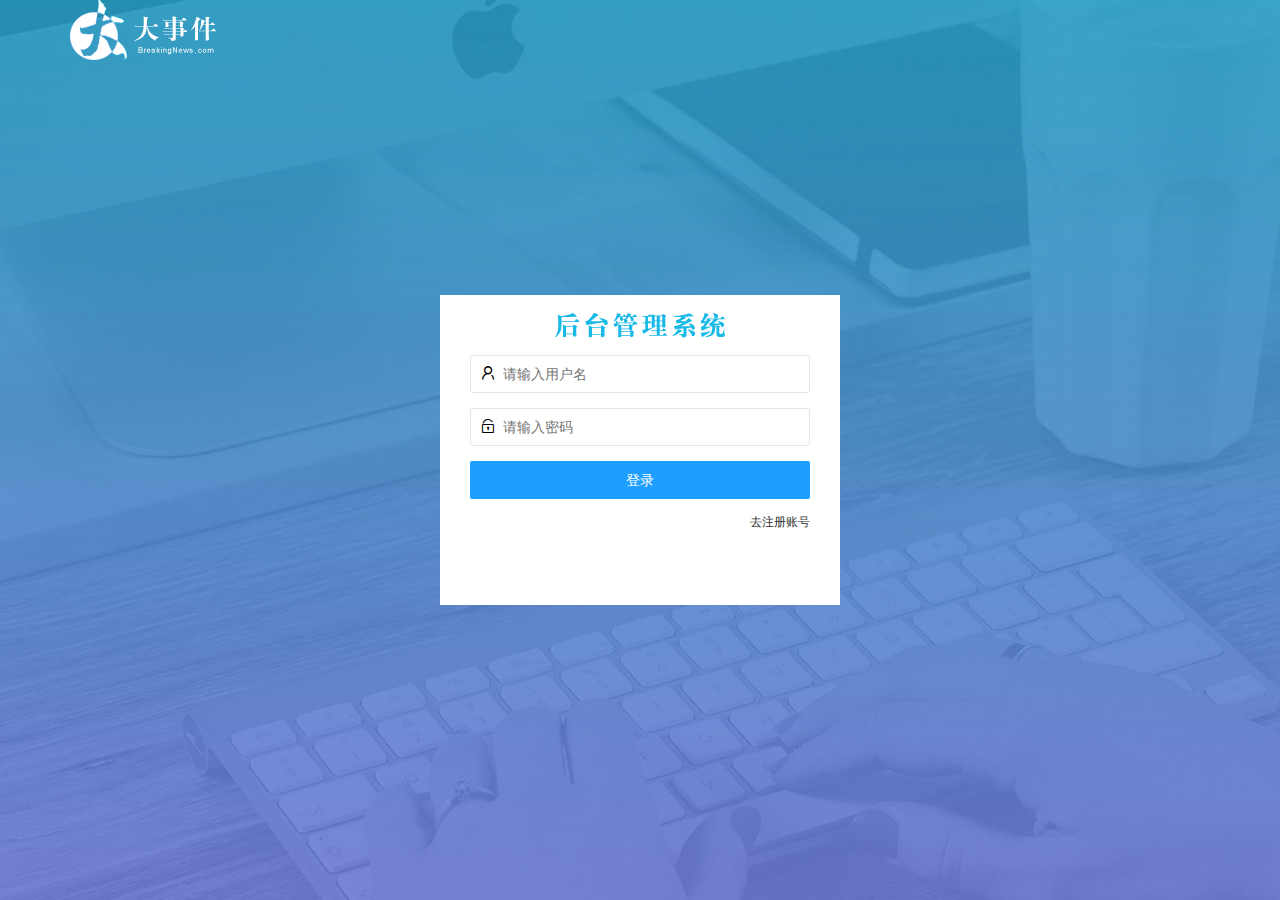
<file: login.html>
<!DOCTYPE html>
<html lang="en">

<head>
    <meta charset="UTF-8">
    <meta name="viewport" content="width=device-width, initial-scale=1.0">
    <title>登录</title>
    <!-- 导入layui样式 -->
    <link rel="stylesheet" href="/assets/lib/layui/css/layui.css">
    <!-- 导入自己的样式 -->
    <link rel="stylesheet" href="/assets/css/login.css">
</head>

<body>
    <!-- logo盒子 -->
    <div class="layui-main">
        <img src="/assets/images/logo.png" alt="" />
    </div>

    <!-- 登录注册区域 -->
    <div class="loginAndRegBox">
        <!-- 标题 -->
        <div class="title-box"></div>

        <!-- 登录的div -->
        <div class="login-box">
            <!-- 登录的表单 -->
            <form class="layui-form" id="form_login">
                <!-- 用户名 -->
                <div class="layui-form-item">
                    <i class="layui-icon layui-icon-username"></i>
                    <input type="text" name="username" required lay-verify="required" placeholder="请输入用户名"
                        autocomplete="off" class="layui-input">
                </div>
                <!-- 密码 -->
                <div class="layui-form-item">
                    <i class="layui-icon layui-icon-password"></i>
                    <input type="password" name="password" required lay-verify="required|pwd" placeholder="请输入密码"
                        autocomplete="off" class="layui-input">
                </div>
                <!-- 登录按钮 -->
                <div class="layui-form-item">
                    <button class="layui-btn layui-btn-fluid layui-btn-normal" lay-submit>登录</button>
                </div>
                <!-- 去注册链接 -->
                <div class="layui-form-item links">
                    <a href="javascript:;" id="link_reg">去注册账号</a>
                </div>
            </form>
        </div>

        <!-- 注册的div -->
        <div class="reg-box">
            <!-- 注册的表单 -->
            <form class="layui-form" id="form_reg">
                <!-- 用户名 -->
                <div class="layui-form-item">
                    <i class="layui-icon layui-icon-username"></i>
                    <input type="text" name="username" required lay-verify="required" placeholder="请输入用户名"
                        autocomplete="off" class="layui-input">
                </div>
                <!-- 密码 -->
                <div class="layui-form-item">
                    <i class="layui-icon layui-icon-password"></i>
                    <input type="password" name="password" required lay-verify="required|pwd" placeholder="请输入密码"
                        autocomplete="off" class="layui-input">
                </div>
                <!-- 确认密码 -->
                <div class="layui-form-item">
                    <i class="layui-icon layui-icon-password"></i>
                    <input type="password" name="repassword" required lay-verify="required|pwd|repwd"
                        placeholder="再次确认密码" autocomplete="off" class="layui-input">
                </div>
                <!-- 登录按钮 -->
                <div class="layui-form-item">
                    <button class="layui-btn layui-btn-fluid layui-btn-normal" lay-submit>注册</button>
                </div>
                <!-- 去注册链接 -->
                <div class="layui-form-item links">
                    <a href="javascript:;" id="link_login">去登陆</a>
                </div>
            </form>

        </div>
    </div>
    <!-- 导入layui的js -->
    <script src="/assets/lib/layui/layui.all.js"></script>
    <!-- 导入JQuery -->
    <script src="/assets/lib/jquery.js"></script>
    <!-- 导入封装的根路径js -->
    <script src="/assets/js/baseAPI.js"></script>
    <!-- 导入自己的js -->
    <script src="/assets/js/login.js"></script>
</body>

</html>
</file>
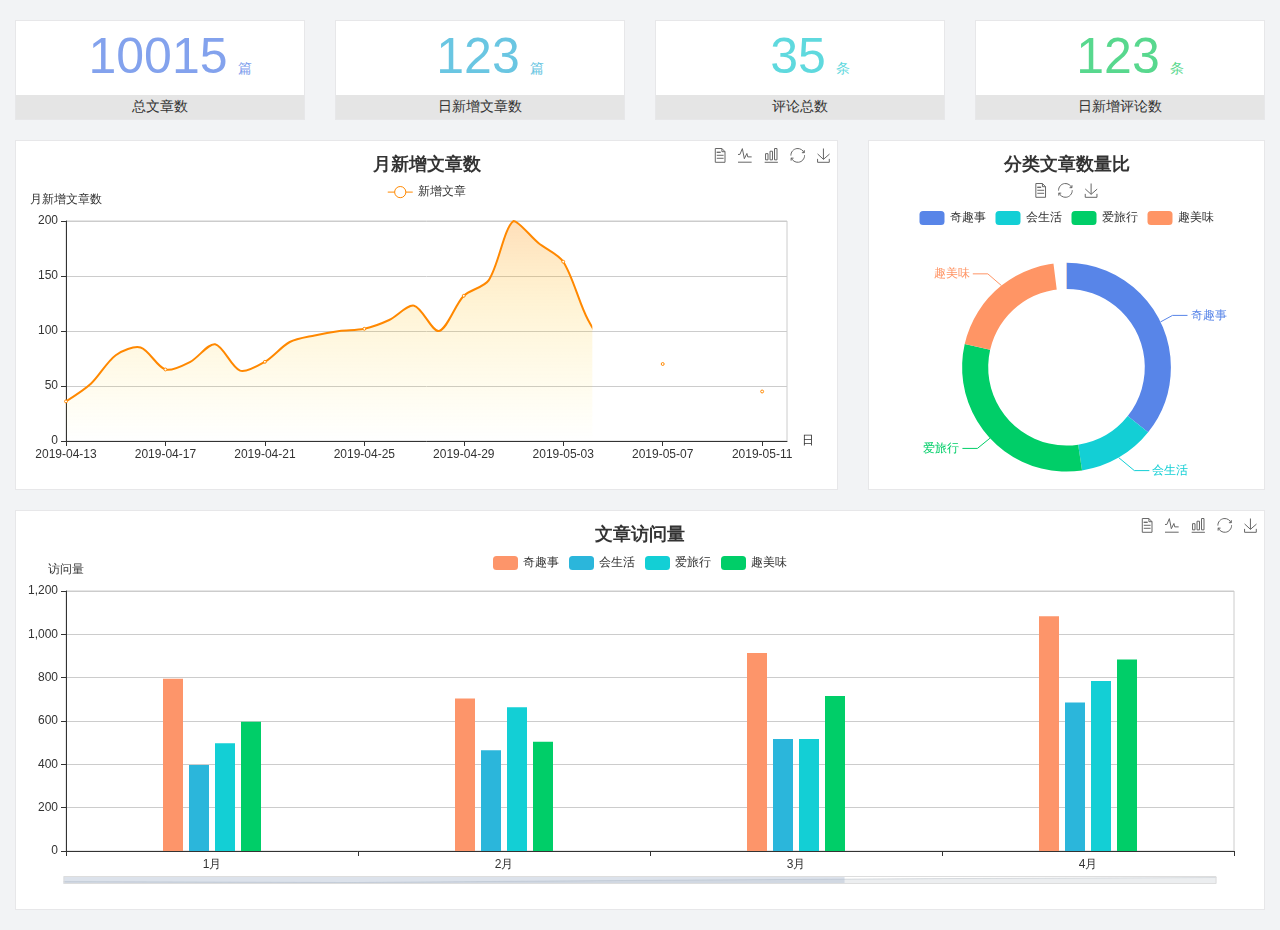
<file: home/dashboard.html>
<!DOCTYPE html>
<html lang="en">

<head>
  <meta charset="UTF-8">
  <meta name="viewport" content="width=device-width, initial-scale=1.0">
  <meta http-equiv="X-UA-Compatible" content="ie=edge">
  <title>图表统计</title>
  <link rel="stylesheet" href="../../assets/lib/bootstrap.css" />
  <link rel="stylesheet" href="../../assets/lib/main.css" />
  <script src="../../assets/lib/jquery.js"></script>
  <script type="text/javascript" src="../../assets/lib/echarts.min.js"></script>
</head>

<body>
  <div class="container-fluid">
    <div class="row spannel_list">
      <div class="col-sm-3 col-xs-6">
        <div class="spannel">
          <em>10015</em><span>篇</span>
          <b>总文章数</b>
        </div>
      </div>
      <div class="col-sm-3 col-xs-6">
        <div class="spannel scolor01">
          <em>123</em><span>篇</span>
          <b>日新增文章数</b>
        </div>
      </div>
      <div class="col-sm-3 col-xs-6">
        <div class="spannel scolor02">
          <em>35</em><span>条</span>
          <b>评论总数</b>
        </div>
      </div>
      <div class="col-sm-3 col-xs-6">
        <div class="spannel scolor03">
          <em>123</em><span>条</span>
          <b>日新增评论数</b>
        </div>
      </div>
    </div>
  </div>

  <div class="container-fluid">
    <div class="row curve-pie">
      <div class="col-lg-8 col-md-8">
        <div class="gragh_pannel" id="curve_show"></div>
      </div>
      <div class="col-lg-4 col-md-4">
        <div class="gragh_pannel" id="pie_show"></div>
      </div>
    </div>
  </div>

  <div class="container-fluid">
    <div class="column_pannel" id="column_show"></div>
  </div>

  <script>
    var oChart = echarts.init(document.getElementById('curve_show'));
    var aList_all = [
      { 'count': 36, 'date': '2019-04-13' },
      { 'count': 52, 'date': '2019-04-14' },
      { 'count': 78, 'date': '2019-04-15' },
      { 'count': 85, 'date': '2019-04-16' },
      { 'count': 65, 'date': '2019-04-17' },
      { 'count': 72, 'date': '2019-04-18' },
      { 'count': 88, 'date': '2019-04-19' },
      { 'count': 64, 'date': '2019-04-20' },
      { 'count': 72, 'date': '2019-04-21' },
      { 'count': 90, 'date': '2019-04-22' },
      { 'count': 96, 'date': '2019-04-23' },
      { 'count': 100, 'date': '2019-04-24' },
      { 'count': 102, 'date': '2019-04-25' },
      { 'count': 110, 'date': '2019-04-26' },
      { 'count': 123, 'date': '2019-04-27' },
      { 'count': 100, 'date': '2019-04-28' },
      { 'count': 132, 'date': '2019-04-29' },
      { 'count': 146, 'date': '2019-04-30' },
      { 'count': 200, 'date': '2019-05-01' },
      { 'count': 180, 'date': '2019-05-02' },
      { 'count': 163, 'date': '2019-05-03' },
      { 'count': 110, 'date': '2019-05-04' },
      { 'count': 80, 'date': '2019-05-05' },
      { 'count': 82, 'date': '2019-05-06' },
      { 'count': 70, 'date': '2019-05-07' },
      { 'count': 65, 'date': '2019-05-08' },
      { 'count': 54, 'date': '2019-05-09' },
      { 'count': 40, 'date': '2019-05-10' },
      { 'count': 45, 'date': '2019-05-11' },
      { 'count': 38, 'date': '2019-05-12' },
    ];

    let aCount = [];
    let aDate = [];

    for (var i = 0; i < aList_all.length; i++) {
      aCount.push(aList_all[i].count);
      aDate.push(aList_all[i].date);
    }

    var chartopt = {
      title: {
        text: '月新增文章数',
        left: 'center',
        top: '10'
      },
      tooltip: {
        trigger: 'axis'
      },
      legend: {
        data: ['新增文章'],
        top: '40'
      },
      toolbox: {
        show: true,
        feature: {
          mark: { show: true },
          dataView: { show: true, readOnly: false },
          magicType: { show: true, type: ['line', 'bar'] },
          restore: { show: true },
          saveAsImage: { show: true }
        }
      },
      calculable: true,
      xAxis: [
        {
          name: '日',
          type: 'category',
          boundaryGap: false,
          data: aDate
        }
      ],
      yAxis: [
        {
          name: '月新增文章数',
          type: 'value'
        }
      ],
      series: [
        {
          name: '新增文章',
          type: 'line',
          smooth: true,
          itemStyle: { normal: { areaStyle: { type: 'default' }, color: '#f80' }, lineStyle: { color: '#f80' } },
          data: aCount
        }],
      areaStyle: {
        normal: {
          color: new echarts.graphic.LinearGradient(0, 0, 0, 1, [{
            offset: 0,
            color: 'rgba(255,136,0,0.39)'
          }, {
            offset: .34,
            color: 'rgba(255,180,0,0.25)'
          }, {
            offset: 1,
            color: 'rgba(255,222,0,0.00)'
          }])

        }
      },
      grid: {
        show: true,
        x: 50,
        x2: 50,
        y: 80,
        height: 220
      }
    };

    oChart.setOption(chartopt);


    var oPie = echarts.init(document.getElementById('pie_show'));
    var oPieopt =
    {
      title: {
        top: 10,
        text: '分类文章数量比',
        x: 'center'
      },
      tooltip: {
        trigger: 'item',
        formatter: "{a} <br/>{b} : {c} ({d}%)"
      },
      color: ['#5885e8', '#13cfd5', '#00ce68', '#ff9565'],
      legend: {
        x: 'center',
        top: 65,
        data: ['奇趣事', '会生活', '爱旅行', '趣美味']
      },
      toolbox: {
        show: true,
        x: 'center',
        top: 35,
        feature: {
          mark: { show: true },
          dataView: { show: true, readOnly: false },
          magicType: {
            show: true,
            type: ['pie', 'funnel'],
            option: {
              funnel: {
                x: '25%',
                width: '50%',
                funnelAlign: 'left',
                max: 1548
              }
            }
          },
          restore: { show: true },
          saveAsImage: { show: true }
        }
      },
      calculable: true,
      series: [
        {
          name: '访问来源',
          type: 'pie',
          radius: ['45%', '60%'],
          center: ['50%', '65%'],
          data: [
            { value: 300, name: '奇趣事' },
            { value: 100, name: '会生活' },
            { value: 260, name: '爱旅行' },
            { value: 180, name: '趣美味' }
          ]
        }
      ]
    };
    oPie.setOption(oPieopt);



    var oColumn = this.echarts.init(document.getElementById('column_show'));
    var oColumnopt =
    {
      title: {
        text: '文章访问量',
        left: 'center',
        top: '10'
      },
      tooltip: {
        trigger: 'axis'
      },
      legend: {
        data: ['奇趣事', '会生活', '爱旅行', '趣美味'],
        top: '40'
      },
      toolbox: {
        show: true,
        feature: {
          mark: { show: true },
          dataView: { show: true, readOnly: false },
          magicType: { show: true, type: ['line', 'bar'] },
          restore: { show: true },
          saveAsImage: { show: true }
        }
      },
      calculable: true,
      xAxis: [
        {
          type: 'category',
          data: ['1月', '2月', '3月', '4月', '5月']
        }
      ],
      yAxis: [
        {
          name: '访问量',
          type: 'value'
        }
      ],
      series: [
        {
          name: '奇趣事',
          type: 'bar',
          barWidth: 20,
          itemStyle: {
            normal: { areaStyle: { type: 'default' }, color: '#fd956a' }
          },
          data: [800, 708, 920, 1090, 1200]
        },
        {
          name: '会生活',
          type: 'bar',
          barWidth: 20,
          itemStyle: {
            normal: { areaStyle: { type: 'default' }, color: '#2bb6db' }
          },
          data: [400, 468, 520, 690, 800]
        },
        {
          name: '爱旅行',
          type: 'bar',
          barWidth: 20,
          itemStyle: {
            normal: { areaStyle: { type: 'default' }, color: '#13cfd5' }
          },
          data: [500, 668, 520, 790, 900]
        },
        {
          name: '趣美味',
          type: 'bar',
          barWidth: 20,
          itemStyle: {
            normal: { areaStyle: { type: 'default' }, color: '#00ce68' }
          },
          data: [600, 508, 720, 890, 1000]
        }
      ],
      grid: {
        show: true,
        x: 50,
        x2: 30,
        y: 80,
        height: 260
      },
      dataZoom: [//给x轴设置滚动条
        {
          start: 0,//默认为0
          end: 100 - 1000 / 31,//默认为100
          type: 'slider',
          show: true,
          xAxisIndex: [0],
          handleSize: 0,//滑动条的 左右2个滑动条的大小
          height: 8,//组件高度
          left: 45, //左边的距离
          right: 50,//右边的距离
          bottom: 26,//右边的距离
          handleColor: '#ddd',//h滑动图标的颜色
          handleStyle: {
            borderColor: "#cacaca",
            borderWidth: "1",
            shadowBlur: 2,
            background: "#ddd",
            shadowColor: "#ddd",
          }
        }]
    };
    oColumn.setOption(oColumnopt);
  </script>
</body>

</html>
</file>
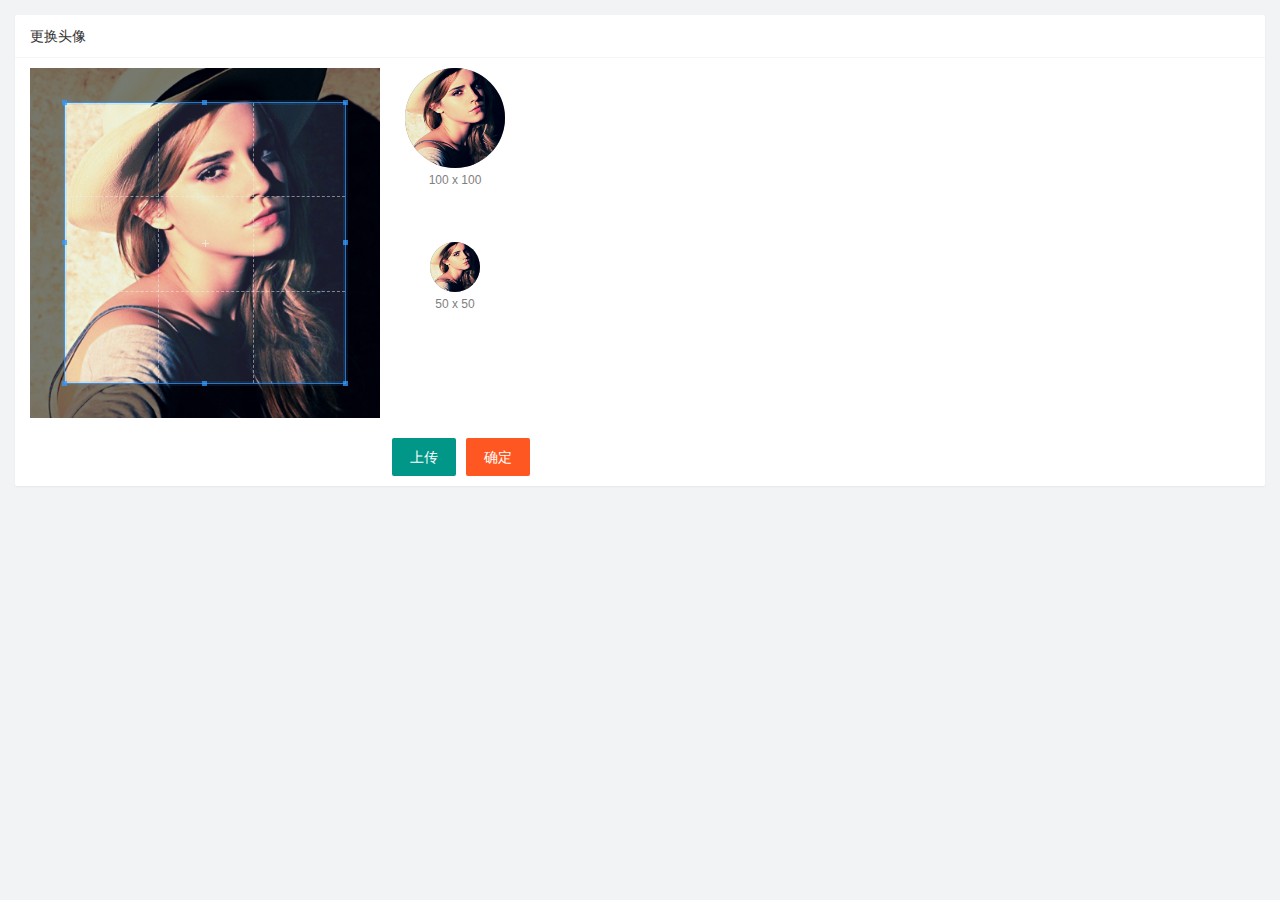
<file: user/user_avatar.html>
<!DOCTYPE html>
<html lang="en">

<head>
    <meta charset="UTF-8">
    <meta name="viewport" content="width=device-width, initial-scale=1.0">
    <title>更换头像</title>
    <!-- 导入layui css文件 -->
    <link rel="stylesheet" href="/assets/lib/layui/css/layui.css">
    <!-- 导入头像裁剪 css文件 -->
    <link rel="stylesheet" href="/assets/lib/cropper/cropper.css">
    <!-- 导入自己的css文件 -->
    <link rel="stylesheet" href="/assets/css/user/user_avatar.css">
</head>

<body>
    <div class="layui-card">
        <div class="layui-card-header">更换头像</div>
        <div class="layui-card-body">
            <!-- 第一行的图片裁剪和预览区域 -->
            <div class="row1">
                <!-- 图片裁剪区域 -->
                <div class="cropper-box">
                    <!-- 这个 img 标签很重要，将来会把它初始化为裁剪区域 -->
                    <img id="image" src="/assets/images/sample.jpg" />
                </div>
                <!-- 图片的预览区域 -->
                <div class="preview-box">
                    <div>
                        <!-- 宽高为 100px 的预览区域 -->
                        <div class="img-preview w100"></div>
                        <p class="size">100 x 100</p>
                    </div>
                    <div>
                        <!-- 宽高为 50px 的预览区域 -->
                        <div class="img-preview w50"></div>
                        <p class="size">50 x 50</p>
                    </div>
                </div>
            </div>
            <!-- 第二行的按钮区域 -->
            <div class="row2">
                <input type="file" id="file" accept="image/png,image/jpeg" />
                <button type="button" class="layui-btn" id="btnChooseImage">上传</button>
                <button type="button" class="layui-btn layui-btn-danger" id="btnUpload">确定</button>
            </div>
        </div>
    </div>
    <!-- 导入layui js文件 -->
    <script src="/assets/lib/layui/layui.all.js"></script>
    <!-- 导入jquery文件 -->
    <script src="/assets/lib/jquery.js"></script>
    <!-- 导入裁剪插件的JS文件 -->
    <script src="/assets/lib/cropper/Cropper.js"></script>
    <script src="/assets/lib/cropper/jquery-cropper.js"></script>
    <!-- 导入根路径js文件 -->
    <script src="/assets/js/baseAPI.js"></script>
    <!-- 导入自己的js文件 -->
    <script src="/assets/js/user/user_avatar.js"></script>
</body>

</html>
</file>
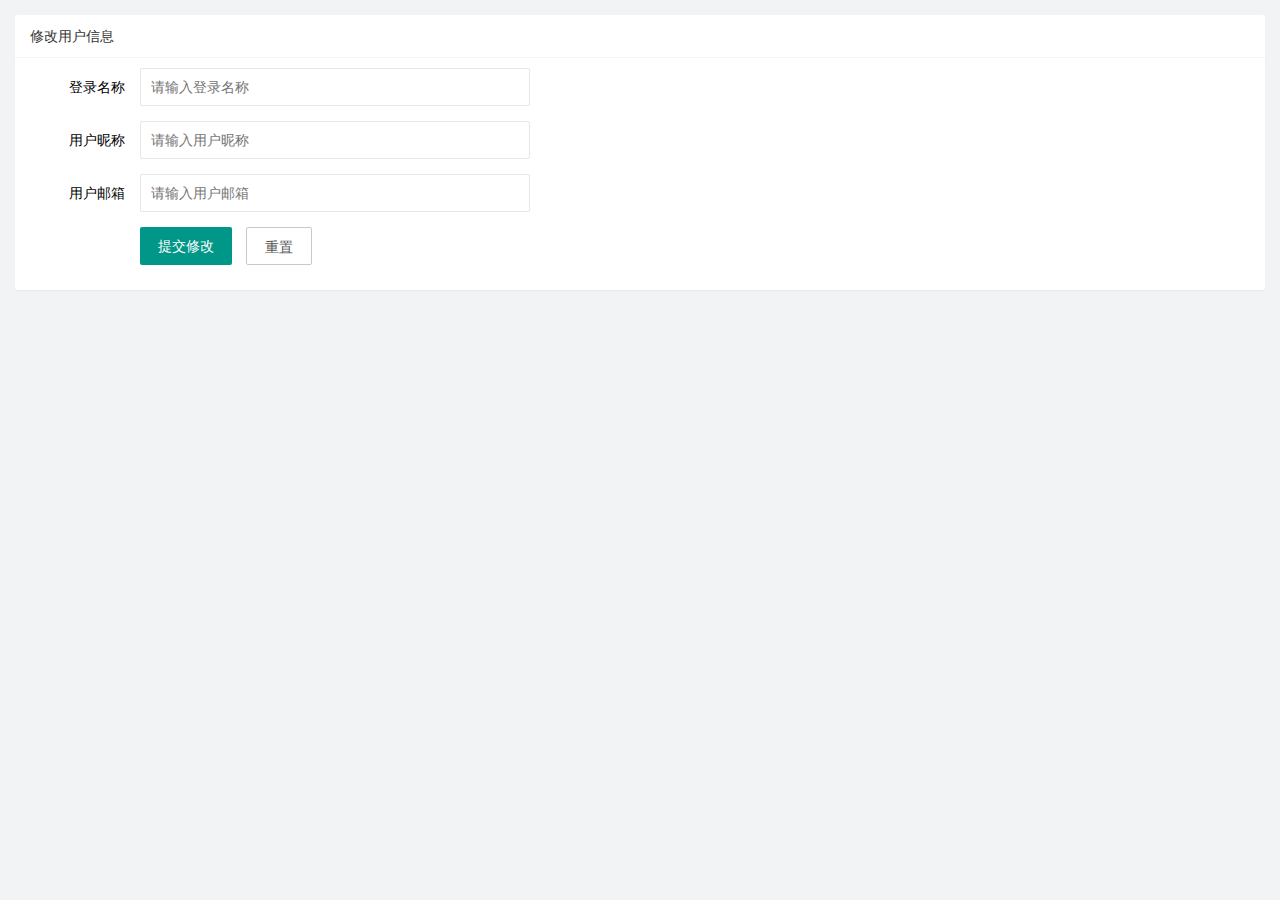
<file: user/user_info.html>
<!DOCTYPE html>
<html lang="en">

<head>
    <meta charset="UTF-8">
    <meta name="viewport" content="width=device-width, initial-scale=1.0">
    <title>基本资料</title>
    <!-- 导入layui css文件 -->
    <link rel="stylesheet" href="/assets/lib/layui/css/layui.css">
    <!-- 导入自己的css文件 -->
    <link rel="stylesheet" href="/assets/css/user/user_info.css">
</head>

<body>
    <!-- 卡片区域 -->
    <div class="layui-card">
        <div class="layui-card-header">修改用户信息</div>
        <div class="layui-card-body">
            <form class="layui-form" lay-filter="forUserInfo">
                <!-- 隐藏文本框 放置id -->
                <input type="hidden" name="id" value="">

                <div class="layui-form-item">
                    <label class="layui-form-label">登录名称</label>
                    <div class="layui-input-block">
                        <input type="text" name="username" required lay-verify="required" placeholder="请输入登录名称"
                            autocomplete="off" class="layui-input" readonly>
                    </div>
                </div>
                <div class="layui-form-item">
                    <label class="layui-form-label">用户昵称</label>
                    <div class="layui-input-block">
                        <input type="text" name="nickname" required lay-verify="required|nickname" placeholder="请输入用户昵称"
                            autocomplete="off" class="layui-input">
                    </div>
                </div>
                <div class="layui-form-item">
                    <label class="layui-form-label">用户邮箱</label>
                    <div class="layui-input-block">
                        <input type="text" name="email" required lay-verify="required|email" placeholder="请输入用户邮箱"
                            autocomplete="off" class="layui-input">
                    </div>
                </div>
                <div class="layui-form-item">
                    <div class="layui-input-block">
                        <button class="layui-btn" lay-submit lay-filter="formDemo">提交修改</button>
                        <button type="reset" class="layui-btn layui-btn-primary" id="btnReset">重置</button>
                    </div>
                </div>
            </form>
        </div>
    </div>
    <!-- 导入layui js文件 -->
    <script src="/assets/lib/layui/layui.all.js"></script>
    <!-- 导入jquery文件 -->
    <script src="/assets/lib/jquery.js"></script>
    <!-- 导入根路径js文件 -->
    <script src="/assets/js/baseAPI.js"></script>
    <!-- 导入自己的js文件 -->
    <script src="/assets/js/user/user_info.js"></script>
</body>

</html>
</file>
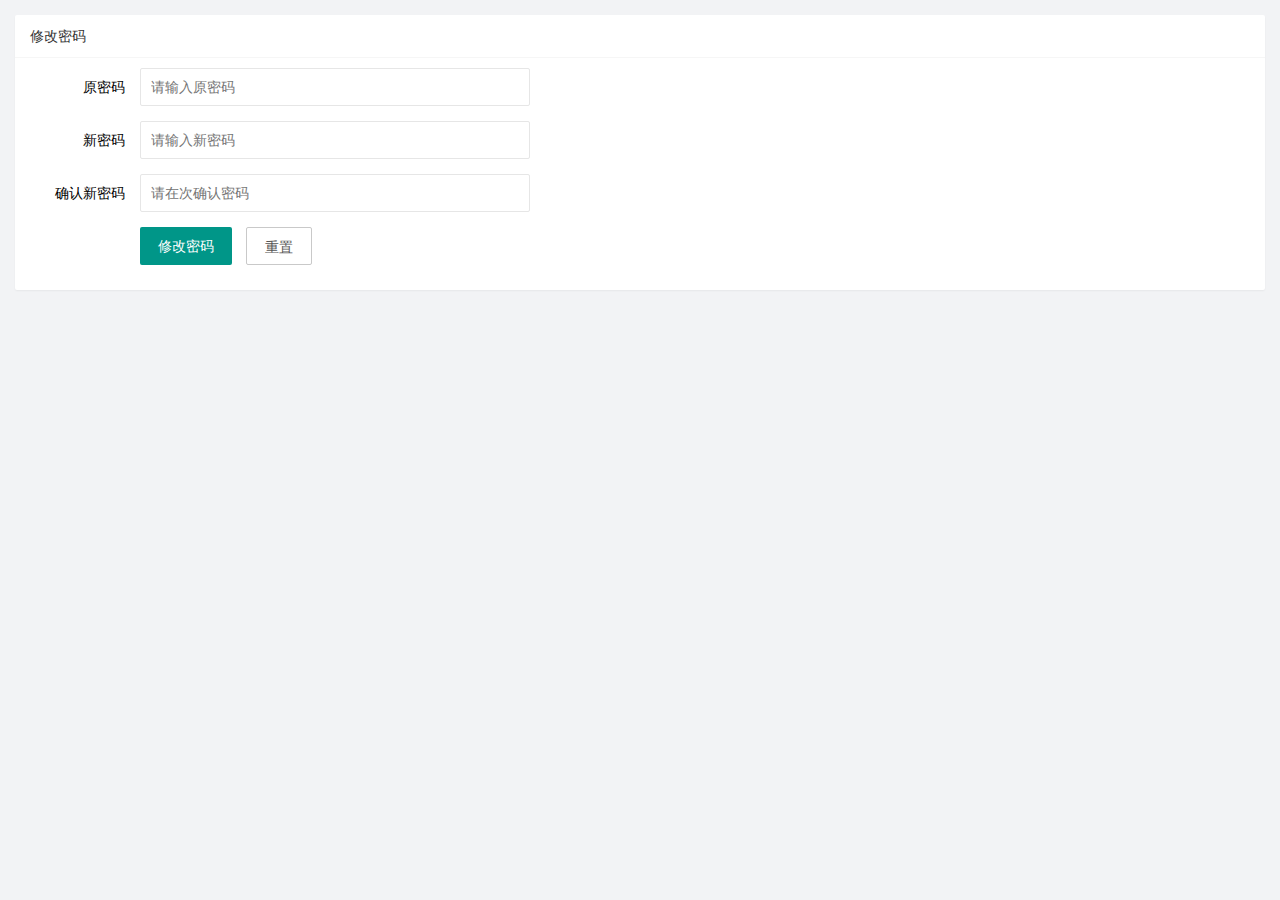
<file: user/user_pwd.html>
<!DOCTYPE html>
<html lang="en">

<head>
    <meta charset="UTF-8">
    <meta name="viewport" content="width=device-width, initial-scale=1.0">
    <title>重置密码</title>
    <!-- 导入layui css文件 -->
    <link rel="stylesheet" href="/assets/lib/layui/css/layui.css">
    <!-- 导入自己的css文件 -->
    <link rel="stylesheet" href="/assets/css/user/user_pwd.css">
</head>

<body>
    <div class="layui-card">
        <div class="layui-card-header">修改密码</div>
        <div class="layui-card-body">
            <form class="layui-form" lay-filter="forUserInfo">
                <!-- 隐藏文本框 放置id -->
                <input type="hidden" name="id" value="">

                <div class="layui-form-item">
                    <label class="layui-form-label">原密码</label>
                    <div class="layui-input-block">
                        <input type="password" name="oldPwd" required lay-verify="required|pwd" placeholder="请输入原密码"
                            autocomplete="off" class="layui-input">
                    </div>
                </div>
                <div class="layui-form-item">
                    <label class="layui-form-label">新密码</label>
                    <div class="layui-input-block">
                        <input type="password" name="newPwd" required lay-verify="required|pwd|samePwd"
                            placeholder="请输入新密码" autocomplete="off" class="layui-input">
                    </div>
                </div>
                <div class="layui-form-item">
                    <label class="layui-form-label">确认新密码</label>
                    <div class="layui-input-block">
                        <input type="password" name="rePwd" required lay-verify="required|pwd|rePwd"
                            placeholder="请在次确认密码" autocomplete="off" class="layui-input">
                    </div>
                </div>
                <div class="layui-form-item">
                    <div class="layui-input-block">
                        <button class="layui-btn" lay-submit lay-filter="formDemo">修改密码</button>
                        <button type="reset" class="layui-btn layui-btn-primary" id="btnReset">重置</button>
                    </div>
                </div>
            </form>
        </div>
    </div>
    <!-- 导入layui js文件 -->
    <script src="/assets/lib/layui/layui.all.js"></script>
    <!-- 导入jquery文件 -->
    <script src="/assets/lib/jquery.js"></script>
    <!-- 导入根路径js文件 -->
    <script src="/assets/js/baseAPI.js"></script>
    <!-- 导入自己的js文件 -->
    <script src="/assets/js/user/user_pwd.js"></script>
</body>

</html>
</file>
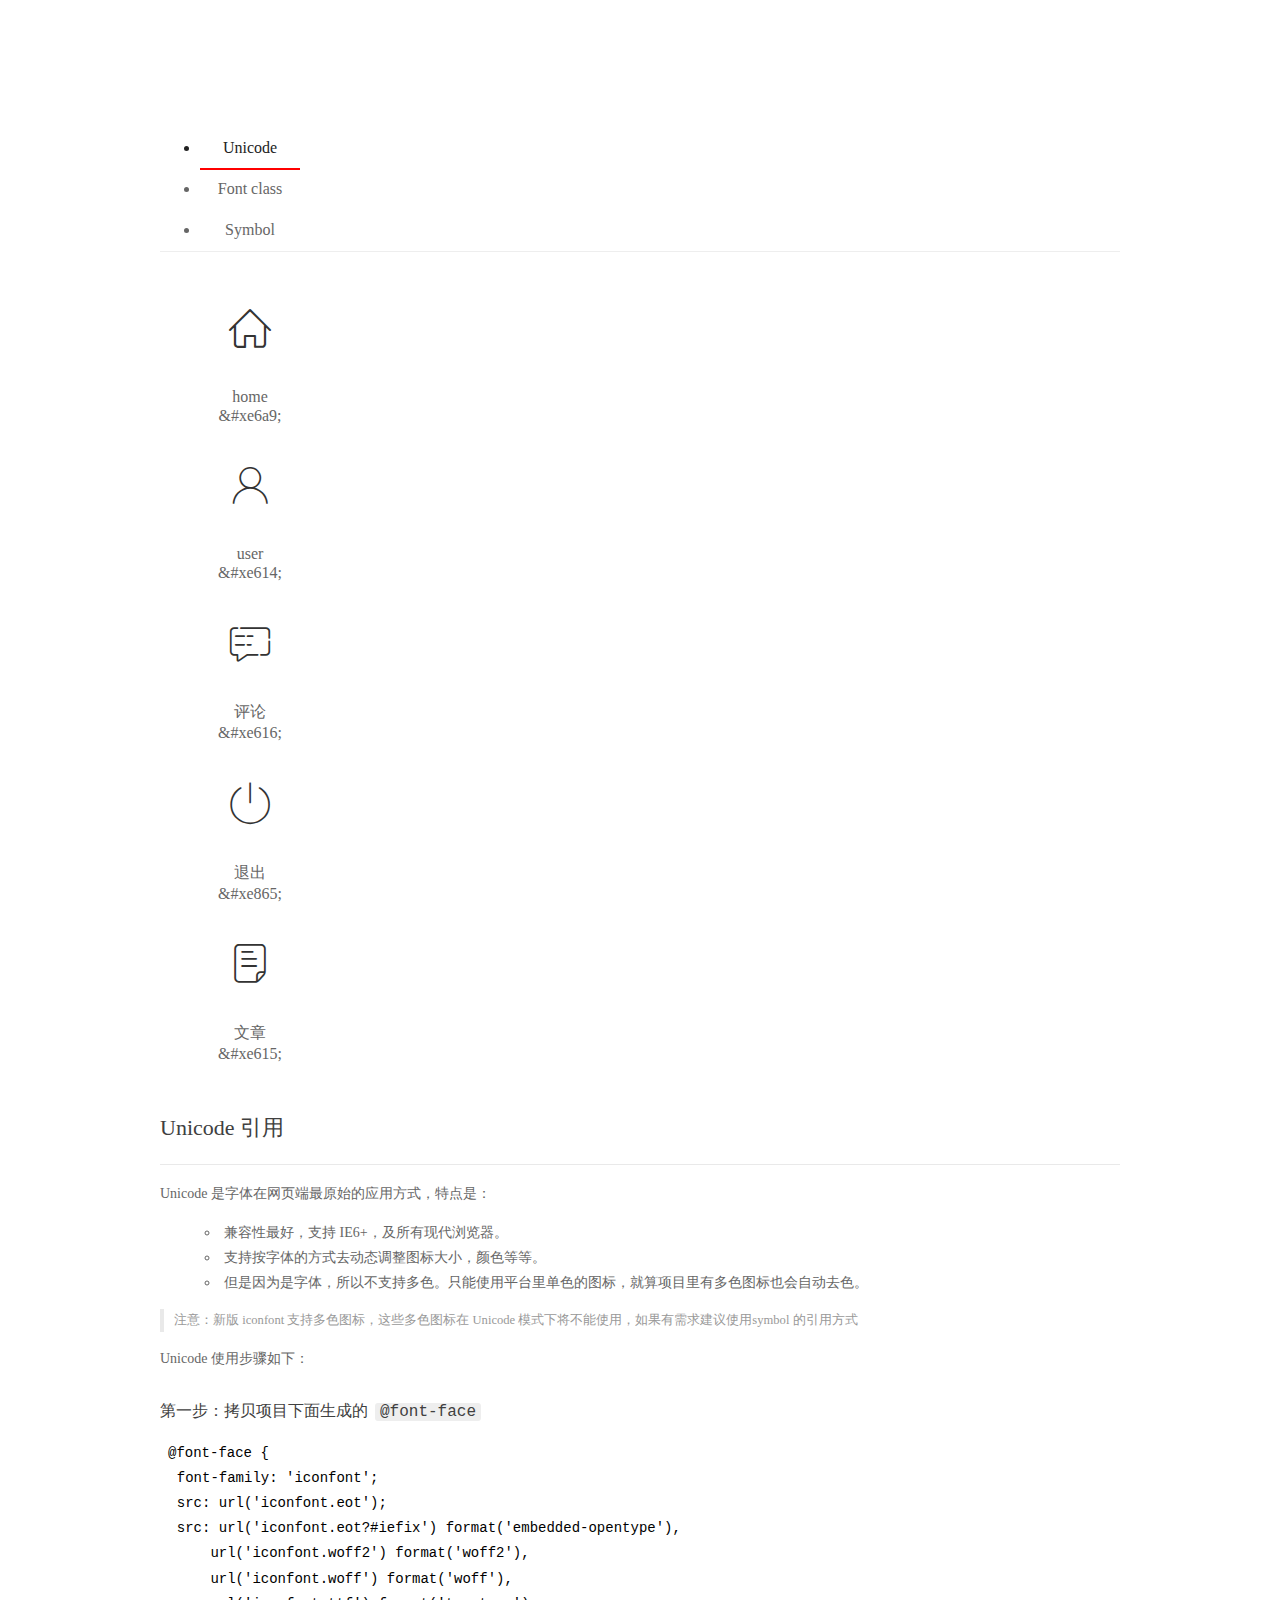
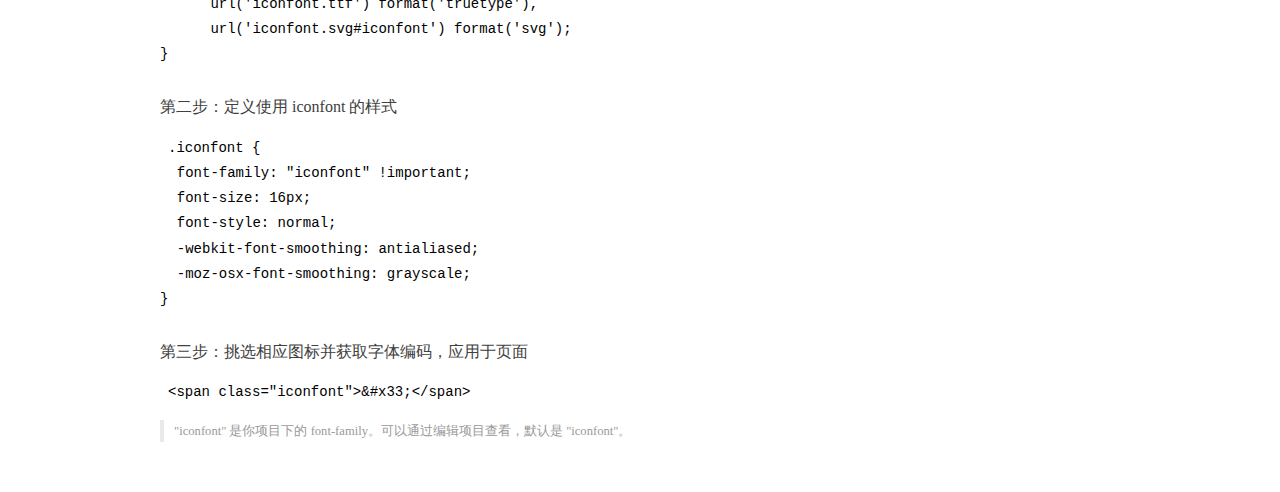
<file: assets/fonts/demo_index.html>
<!DOCTYPE html>
<html>
<head>
  <meta charset="utf-8"/>
  <title>IconFont Demo</title>
  <link rel="shortcut icon" href="https://gtms04.alicdn.com/tps/i4/TB1_oz6GVXXXXaFXpXXJDFnIXXX-64-64.ico" type="image/x-icon"/>
  <link rel="stylesheet" href="https://g.alicdn.com/thx/cube/1.3.2/cube.min.css">
  <link rel="stylesheet" href="demo.css">
  <link rel="stylesheet" href="iconfont.css">
  <script src="iconfont.js"></script>
  <!-- jQuery -->
  <script src="https://a1.alicdn.com/oss/uploads/2018/12/26/7bfddb60-08e8-11e9-9b04-53e73bb6408b.js"></script>
  <!-- 代码高亮 -->
  <script src="https://a1.alicdn.com/oss/uploads/2018/12/26/a3f714d0-08e6-11e9-8a15-ebf944d7534c.js"></script>
</head>
<body>
  <div class="main">
    <h1 class="logo"><a href="https://www.iconfont.cn/" title="iconfont 首页" target="_blank">&#xe86b;</a></h1>
    <div class="nav-tabs">
      <ul id="tabs" class="dib-box">
        <li class="dib active"><span>Unicode</span></li>
        <li class="dib"><span>Font class</span></li>
        <li class="dib"><span>Symbol</span></li>
      </ul>
      
    </div>
    <div class="tab-container">
      <div class="content unicode" style="display: block;">
          <ul class="icon_lists dib-box">
          
            <li class="dib">
              <span class="icon iconfont">&#xe6a9;</span>
                <div class="name">home</div>
                <div class="code-name">&amp;#xe6a9;</div>
              </li>
          
            <li class="dib">
              <span class="icon iconfont">&#xe614;</span>
                <div class="name">user</div>
                <div class="code-name">&amp;#xe614;</div>
              </li>
          
            <li class="dib">
              <span class="icon iconfont">&#xe616;</span>
                <div class="name">评论</div>
                <div class="code-name">&amp;#xe616;</div>
              </li>
          
            <li class="dib">
              <span class="icon iconfont">&#xe865;</span>
                <div class="name">退出</div>
                <div class="code-name">&amp;#xe865;</div>
              </li>
          
            <li class="dib">
              <span class="icon iconfont">&#xe615;</span>
                <div class="name">文章</div>
                <div class="code-name">&amp;#xe615;</div>
              </li>
          
          </ul>
          <div class="article markdown">
          <h2 id="unicode-">Unicode 引用</h2>
          <hr>

          <p>Unicode 是字体在网页端最原始的应用方式，特点是：</p>
          <ul>
            <li>兼容性最好，支持 IE6+，及所有现代浏览器。</li>
            <li>支持按字体的方式去动态调整图标大小，颜色等等。</li>
            <li>但是因为是字体，所以不支持多色。只能使用平台里单色的图标，就算项目里有多色图标也会自动去色。</li>
          </ul>
          <blockquote>
            <p>注意：新版 iconfont 支持多色图标，这些多色图标在 Unicode 模式下将不能使用，如果有需求建议使用symbol 的引用方式</p>
          </blockquote>
          <p>Unicode 使用步骤如下：</p>
          <h3 id="-font-face">第一步：拷贝项目下面生成的 <code>@font-face</code></h3>
<pre><code class="language-css"
>@font-face {
  font-family: 'iconfont';
  src: url('iconfont.eot');
  src: url('iconfont.eot?#iefix') format('embedded-opentype'),
      url('iconfont.woff2') format('woff2'),
      url('iconfont.woff') format('woff'),
      url('iconfont.ttf') format('truetype'),
      url('iconfont.svg#iconfont') format('svg');
}
</code></pre>
          <h3 id="-iconfont-">第二步：定义使用 iconfont 的样式</h3>
<pre><code class="language-css"
>.iconfont {
  font-family: "iconfont" !important;
  font-size: 16px;
  font-style: normal;
  -webkit-font-smoothing: antialiased;
  -moz-osx-font-smoothing: grayscale;
}
</code></pre>
          <h3 id="-">第三步：挑选相应图标并获取字体编码，应用于页面</h3>
<pre>
<code class="language-html"
>&lt;span class="iconfont"&gt;&amp;#x33;&lt;/span&gt;
</code></pre>
          <blockquote>
            <p>"iconfont" 是你项目下的 font-family。可以通过编辑项目查看，默认是 "iconfont"。</p>
          </blockquote>
          </div>
      </div>
      <div class="content font-class">
        <ul class="icon_lists dib-box">
          
          <li class="dib">
            <span class="icon iconfont icon-home"></span>
            <div class="name">
              home
            </div>
            <div class="code-name">.icon-home
            </div>
          </li>
          
          <li class="dib">
            <span class="icon iconfont icon-user"></span>
            <div class="name">
              user
            </div>
            <div class="code-name">.icon-user
            </div>
          </li>
          
          <li class="dib">
            <span class="icon iconfont icon-pinglun"></span>
            <div class="name">
              评论
            </div>
            <div class="code-name">.icon-pinglun
            </div>
          </li>
          
          <li class="dib">
            <span class="icon iconfont icon-tuichu"></span>
            <div class="name">
              退出
            </div>
            <div class="code-name">.icon-tuichu
            </div>
          </li>
          
          <li class="dib">
            <span class="icon iconfont icon-16"></span>
            <div class="name">
              文章
            </div>
            <div class="code-name">.icon-16
            </div>
          </li>
          
        </ul>
        <div class="article markdown">
        <h2 id="font-class-">font-class 引用</h2>
        <hr>

        <p>font-class 是 Unicode 使用方式的一种变种，主要是解决 Unicode 书写不直观，语意不明确的问题。</p>
        <p>与 Unicode 使用方式相比，具有如下特点：</p>
        <ul>
          <li>兼容性良好，支持 IE8+，及所有现代浏览器。</li>
          <li>相比于 Unicode 语意明确，书写更直观。可以很容易分辨这个 icon 是什么。</li>
          <li>因为使用 class 来定义图标，所以当要替换图标时，只需要修改 class 里面的 Unicode 引用。</li>
          <li>不过因为本质上还是使用的字体，所以多色图标还是不支持的。</li>
        </ul>
        <p>使用步骤如下：</p>
        <h3 id="-fontclass-">第一步：引入项目下面生成的 fontclass 代码：</h3>
<pre><code class="language-html">&lt;link rel="stylesheet" href="./iconfont.css"&gt;
</code></pre>
        <h3 id="-">第二步：挑选相应图标并获取类名，应用于页面：</h3>
<pre><code class="language-html">&lt;span class="iconfont icon-xxx"&gt;&lt;/span&gt;
</code></pre>
        <blockquote>
          <p>"
            iconfont" 是你项目下的 font-family。可以通过编辑项目查看，默认是 "iconfont"。</p>
        </blockquote>
      </div>
      </div>
      <div class="content symbol">
          <ul class="icon_lists dib-box">
          
            <li class="dib">
                <svg class="icon svg-icon" aria-hidden="true">
                  <use xlink:href="#icon-home"></use>
                </svg>
                <div class="name">home</div>
                <div class="code-name">#icon-home</div>
            </li>
          
            <li class="dib">
                <svg class="icon svg-icon" aria-hidden="true">
                  <use xlink:href="#icon-user"></use>
                </svg>
                <div class="name">user</div>
                <div class="code-name">#icon-user</div>
            </li>
          
            <li class="dib">
                <svg class="icon svg-icon" aria-hidden="true">
                  <use xlink:href="#icon-pinglun"></use>
                </svg>
                <div class="name">评论</div>
                <div class="code-name">#icon-pinglun</div>
            </li>
          
            <li class="dib">
                <svg class="icon svg-icon" aria-hidden="true">
                  <use xlink:href="#icon-tuichu"></use>
                </svg>
                <div class="name">退出</div>
                <div class="code-name">#icon-tuichu</div>
            </li>
          
            <li class="dib">
                <svg class="icon svg-icon" aria-hidden="true">
                  <use xlink:href="#icon-16"></use>
                </svg>
                <div class="name">文章</div>
                <div class="code-name">#icon-16</div>
            </li>
          
          </ul>
          <div class="article markdown">
          <h2 id="symbol-">Symbol 引用</h2>
          <hr>

          <p>这是一种全新的使用方式，应该说这才是未来的主流，也是平台目前推荐的用法。相关介绍可以参考这篇<a href="">文章</a>
            这种用法其实是做了一个 SVG 的集合，与另外两种相比具有如下特点：</p>
          <ul>
            <li>支持多色图标了，不再受单色限制。</li>
            <li>通过一些技巧，支持像字体那样，通过 <code>font-size</code>, <code>color</code> 来调整样式。</li>
            <li>兼容性较差，支持 IE9+，及现代浏览器。</li>
            <li>浏览器渲染 SVG 的性能一般，还不如 png。</li>
          </ul>
          <p>使用步骤如下：</p>
          <h3 id="-symbol-">第一步：引入项目下面生成的 symbol 代码：</h3>
<pre><code class="language-html">&lt;script src="./iconfont.js"&gt;&lt;/script&gt;
</code></pre>
          <h3 id="-css-">第二步：加入通用 CSS 代码（引入一次就行）：</h3>
<pre><code class="language-html">&lt;style&gt;
.icon {
  width: 1em;
  height: 1em;
  vertical-align: -0.15em;
  fill: currentColor;
  overflow: hidden;
}
&lt;/style&gt;
</code></pre>
          <h3 id="-">第三步：挑选相应图标并获取类名，应用于页面：</h3>
<pre><code class="language-html">&lt;svg class="icon" aria-hidden="true"&gt;
  &lt;use xlink:href="#icon-xxx"&gt;&lt;/use&gt;
&lt;/svg&gt;
</code></pre>
          </div>
      </div>

    </div>
  </div>
  <script>
  $(document).ready(function () {
      $('.tab-container .content:first').show()

      $('#tabs li').click(function (e) {
        var tabContent = $('.tab-container .content')
        var index = $(this).index()

        if ($(this).hasClass('active')) {
          return
        } else {
          $('#tabs li').removeClass('active')
          $(this).addClass('active')

          tabContent.hide().eq(index).fadeIn()
        }
      })
    })
  </script>
</body>
</html>
</file>
<file: assets/lib/layui/css/layui.css>
/** layui-v2.5.5 MIT License By https://www.layui.com */
 .layui-inline,img{display:inline-block;vertical-align:middle}h1,h2,h3,h4,h5,h6{font-weight:400}.layui-edge,.layui-header,.layui-inline,.layui-main{position:relative}.layui-body,.layui-edge,.layui-elip{overflow:hidden}.layui-btn,.layui-edge,.layui-inline,img{vertical-align:middle}.layui-btn,.layui-disabled,.layui-icon,.layui-unselect{-moz-user-select:none;-webkit-user-select:none;-ms-user-select:none}.layui-elip,.layui-form-checkbox span,.layui-form-pane .layui-form-label{text-overflow:ellipsis;white-space:nowrap}.layui-breadcrumb,.layui-tree-btnGroup{visibility:hidden}blockquote,body,button,dd,div,dl,dt,form,h1,h2,h3,h4,h5,h6,input,li,ol,p,pre,td,textarea,th,ul{margin:0;padding:0;-webkit-tap-highlight-color:rgba(0,0,0,0)}a:active,a:hover{outline:0}img{border:none}li{list-style:none}table{border-collapse:collapse;border-spacing:0}h4,h5,h6{font-size:100%}button,input,optgroup,option,select,textarea{font-family:inherit;font-size:inherit;font-style:inherit;font-weight:inherit;outline:0}pre{white-space:pre-wrap;white-space:-moz-pre-wrap;white-space:-pre-wrap;white-space:-o-pre-wrap;word-wrap:break-word}body{line-height:24px;font:14px Helvetica Neue,Helvetica,PingFang SC,Tahoma,Arial,sans-serif}hr{height:1px;margin:10px 0;border:0;clear:both}a{color:#333;text-decoration:none}a:hover{color:#777}a cite{font-style:normal;*cursor:pointer}.layui-border-box,.layui-border-box *{box-sizing:border-box}.layui-box,.layui-box *{box-sizing:content-box}.layui-clear{clear:both;*zoom:1}.layui-clear:after{content:'\20';clear:both;*zoom:1;display:block;height:0}.layui-inline{*display:inline;*zoom:1}.layui-edge{display:inline-block;width:0;height:0;border-width:6px;border-style:dashed;border-color:transparent}.layui-edge-top{top:-4px;border-bottom-color:#999;border-bottom-style:solid}.layui-edge-right{border-left-color:#999;border-left-style:solid}.layui-edge-bottom{top:2px;border-top-color:#999;border-top-style:solid}.layui-edge-left{border-right-color:#999;border-right-style:solid}.layui-disabled,.layui-disabled:hover{color:#d2d2d2!important;cursor:not-allowed!important}.layui-circle{border-radius:100%}.layui-show{display:block!important}.layui-hide{display:none!important}@font-face{font-family:layui-icon;src:url(../font/iconfont.eot?v=250);src:url(../font/iconfont.eot?v=250#iefix) format('embedded-opentype'),url(../font/iconfont.woff2?v=250) format('woff2'),url(../font/iconfont.woff?v=250) format('woff'),url(../font/iconfont.ttf?v=250) format('truetype'),url(../font/iconfont.svg?v=250#layui-icon) format('svg')}.layui-icon{font-family:layui-icon!important;font-size:16px;font-style:normal;-webkit-font-smoothing:antialiased;-moz-osx-font-smoothing:grayscale}.layui-icon-reply-fill:before{content:"\e611"}.layui-icon-set-fill:before{content:"\e614"}.layui-icon-menu-fill:before{content:"\e60f"}.layui-icon-search:before{content:"\e615"}.layui-icon-share:before{content:"\e641"}.layui-icon-set-sm:before{content:"\e620"}.layui-icon-engine:before{content:"\e628"}.layui-icon-close:before{content:"\1006"}.layui-icon-close-fill:before{content:"\1007"}.layui-icon-chart-screen:before{content:"\e629"}.layui-icon-star:before{content:"\e600"}.layui-icon-circle-dot:before{content:"\e617"}.layui-icon-chat:before{content:"\e606"}.layui-icon-release:before{content:"\e609"}.layui-icon-list:before{content:"\e60a"}.layui-icon-chart:before{content:"\e62c"}.layui-icon-ok-circle:before{content:"\1005"}.layui-icon-layim-theme:before{content:"\e61b"}.layui-icon-table:before{content:"\e62d"}.layui-icon-right:before{content:"\e602"}.layui-icon-left:before{content:"\e603"}.layui-icon-cart-simple:before{content:"\e698"}.layui-icon-face-cry:before{content:"\e69c"}.layui-icon-face-smile:before{content:"\e6af"}.layui-icon-survey:before{content:"\e6b2"}.layui-icon-tree:before{content:"\e62e"}.layui-icon-upload-circle:before{content:"\e62f"}.layui-icon-add-circle:before{content:"\e61f"}.layui-icon-download-circle:before{content:"\e601"}.layui-icon-templeate-1:before{content:"\e630"}.layui-icon-util:before{content:"\e631"}.layui-icon-face-surprised:before{content:"\e664"}.layui-icon-edit:before{content:"\e642"}.layui-icon-speaker:before{content:"\e645"}.layui-icon-down:before{content:"\e61a"}.layui-icon-file:before{content:"\e621"}.layui-icon-layouts:before{content:"\e632"}.layui-icon-rate-half:before{content:"\e6c9"}.layui-icon-add-circle-fine:before{content:"\e608"}.layui-icon-prev-circle:before{content:"\e633"}.layui-icon-read:before{content:"\e705"}.layui-icon-404:before{content:"\e61c"}.layui-icon-carousel:before{content:"\e634"}.layui-icon-help:before{content:"\e607"}.layui-icon-code-circle:before{content:"\e635"}.layui-icon-water:before{content:"\e636"}.layui-icon-username:before{content:"\e66f"}.layui-icon-find-fill:before{content:"\e670"}.layui-icon-about:before{content:"\e60b"}.layui-icon-location:before{content:"\e715"}.layui-icon-up:before{content:"\e619"}.layui-icon-pause:before{content:"\e651"}.layui-icon-date:before{content:"\e637"}.layui-icon-layim-uploadfile:before{content:"\e61d"}.layui-icon-delete:before{content:"\e640"}.layui-icon-play:before{content:"\e652"}.layui-icon-top:before{content:"\e604"}.layui-icon-friends:before{content:"\e612"}.layui-icon-refresh-3:before{content:"\e9aa"}.layui-icon-ok:before{content:"\e605"}.layui-icon-layer:before{content:"\e638"}.layui-icon-face-smile-fine:before{content:"\e60c"}.layui-icon-dollar:before{content:"\e659"}.layui-icon-group:before{content:"\e613"}.layui-icon-layim-download:before{content:"\e61e"}.layui-icon-picture-fine:before{content:"\e60d"}.layui-icon-link:before{content:"\e64c"}.layui-icon-diamond:before{content:"\e735"}.layui-icon-log:before{content:"\e60e"}.layui-icon-rate-solid:before{content:"\e67a"}.layui-icon-fonts-del:before{content:"\e64f"}.layui-icon-unlink:before{content:"\e64d"}.layui-icon-fonts-clear:before{content:"\e639"}.layui-icon-triangle-r:before{content:"\e623"}.layui-icon-circle:before{content:"\e63f"}.layui-icon-radio:before{content:"\e643"}.layui-icon-align-center:before{content:"\e647"}.layui-icon-align-right:before{content:"\e648"}.layui-icon-align-left:before{content:"\e649"}.layui-icon-loading-1:before{content:"\e63e"}.layui-icon-return:before{content:"\e65c"}.layui-icon-fonts-strong:before{content:"\e62b"}.layui-icon-upload:before{content:"\e67c"}.layui-icon-dialogue:before{content:"\e63a"}.layui-icon-video:before{content:"\e6ed"}.layui-icon-headset:before{content:"\e6fc"}.layui-icon-cellphone-fine:before{content:"\e63b"}.layui-icon-add-1:before{content:"\e654"}.layui-icon-face-smile-b:before{content:"\e650"}.layui-icon-fonts-html:before{content:"\e64b"}.layui-icon-form:before{content:"\e63c"}.layui-icon-cart:before{content:"\e657"}.layui-icon-camera-fill:before{content:"\e65d"}.layui-icon-tabs:before{content:"\e62a"}.layui-icon-fonts-code:before{content:"\e64e"}.layui-icon-fire:before{content:"\e756"}.layui-icon-set:before{content:"\e716"}.layui-icon-fonts-u:before{content:"\e646"}.layui-icon-triangle-d:before{content:"\e625"}.layui-icon-tips:before{content:"\e702"}.layui-icon-picture:before{content:"\e64a"}.layui-icon-more-vertical:before{content:"\e671"}.layui-icon-flag:before{content:"\e66c"}.layui-icon-loading:before{content:"\e63d"}.layui-icon-fonts-i:before{content:"\e644"}.layui-icon-refresh-1:before{content:"\e666"}.layui-icon-rmb:before{content:"\e65e"}.layui-icon-home:before{content:"\e68e"}.layui-icon-user:before{content:"\e770"}.layui-icon-notice:before{content:"\e667"}.layui-icon-login-weibo:before{content:"\e675"}.layui-icon-voice:before{content:"\e688"}.layui-icon-upload-drag:before{content:"\e681"}.layui-icon-login-qq:before{content:"\e676"}.layui-icon-snowflake:before{content:"\e6b1"}.layui-icon-file-b:before{content:"\e655"}.layui-icon-template:before{content:"\e663"}.layui-icon-auz:before{content:"\e672"}.layui-icon-console:before{content:"\e665"}.layui-icon-app:before{content:"\e653"}.layui-icon-prev:before{content:"\e65a"}.layui-icon-website:before{content:"\e7ae"}.layui-icon-next:before{content:"\e65b"}.layui-icon-component:before{content:"\e857"}.layui-icon-more:before{content:"\e65f"}.layui-icon-login-wechat:before{content:"\e677"}.layui-icon-shrink-right:before{content:"\e668"}.layui-icon-spread-left:before{content:"\e66b"}.layui-icon-camera:before{content:"\e660"}.layui-icon-note:before{content:"\e66e"}.layui-icon-refresh:before{content:"\e669"}.layui-icon-female:before{content:"\e661"}.layui-icon-male:before{content:"\e662"}.layui-icon-password:before{content:"\e673"}.layui-icon-senior:before{content:"\e674"}.layui-icon-theme:before{content:"\e66a"}.layui-icon-tread:before{content:"\e6c5"}.layui-icon-praise:before{content:"\e6c6"}.layui-icon-star-fill:before{content:"\e658"}.layui-icon-rate:before{content:"\e67b"}.layui-icon-template-1:before{content:"\e656"}.layui-icon-vercode:before{content:"\e679"}.layui-icon-cellphone:before{content:"\e678"}.layui-icon-screen-full:before{content:"\e622"}.layui-icon-screen-restore:before{content:"\e758"}.layui-icon-cols:before{content:"\e610"}.layui-icon-export:before{content:"\e67d"}.layui-icon-print:before{content:"\e66d"}.layui-icon-slider:before{content:"\e714"}.layui-icon-addition:before{content:"\e624"}.layui-icon-subtraction:before{content:"\e67e"}.layui-icon-service:before{content:"\e626"}.layui-icon-transfer:before{content:"\e691"}.layui-main{width:1140px;margin:0 auto}.layui-header{z-index:1000;height:60px}.layui-header a:hover{transition:all .5s;-webkit-transition:all .5s}.layui-side{position:fixed;left:0;top:0;bottom:0;z-index:999;width:200px;overflow-x:hidden}.layui-side-scroll{position:relative;width:220px;height:100%;overflow-x:hidden}.layui-body{position:absolute;left:200px;right:0;top:0;bottom:0;z-index:998;width:auto;overflow-y:auto;box-sizing:border-box}.layui-layout-body{overflow:hidden}.layui-layout-admin .layui-header{background-color:#23262E}.layui-layout-admin .layui-side{top:60px;width:200px;overflow-x:hidden}.layui-layout-admin .layui-body{position:fixed;top:60px;bottom:44px}.layui-layout-admin .layui-main{width:auto;margin:0 15px}.layui-layout-admin .layui-footer{position:fixed;left:200px;right:0;bottom:0;height:44px;line-height:44px;padding:0 15px;background-color:#eee}.layui-layout-admin .layui-logo{position:absolute;left:0;top:0;width:200px;height:100%;line-height:60px;text-align:center;color:#009688;font-size:16px}.layui-layout-admin .layui-header .layui-nav{background:0 0}.layui-layout-left{position:absolute!important;left:200px;top:0}.layui-layout-right{position:absolute!important;right:0;top:0}.layui-container{position:relative;margin:0 auto;padding:0 15px;box-sizing:border-box}.layui-fluid{position:relative;margin:0 auto;padding:0 15px}.layui-row:after,.layui-row:before{content:'';display:block;clear:both}.layui-col-lg1,.layui-col-lg10,.layui-col-lg11,.layui-col-lg12,.layui-col-lg2,.layui-col-lg3,.layui-col-lg4,.layui-col-lg5,.layui-col-lg6,.layui-col-lg7,.layui-col-lg8,.layui-col-lg9,.layui-col-md1,.layui-col-md10,.layui-col-md11,.layui-col-md12,.layui-col-md2,.layui-col-md3,.layui-col-md4,.layui-col-md5,.layui-col-md6,.layui-col-md7,.layui-col-md8,.layui-col-md9,.layui-col-sm1,.layui-col-sm10,.layui-col-sm11,.layui-col-sm12,.layui-col-sm2,.layui-col-sm3,.layui-col-sm4,.layui-col-sm5,.layui-col-sm6,.layui-col-sm7,.layui-col-sm8,.layui-col-sm9,.layui-col-xs1,.layui-col-xs10,.layui-col-xs11,.layui-col-xs12,.layui-col-xs2,.layui-col-xs3,.layui-col-xs4,.layui-col-xs5,.layui-col-xs6,.layui-col-xs7,.layui-col-xs8,.layui-col-xs9{position:relative;display:block;box-sizing:border-box}.layui-col-xs1,.layui-col-xs10,.layui-col-xs11,.layui-col-xs12,.layui-col-xs2,.layui-col-xs3,.layui-col-xs4,.layui-col-xs5,.layui-col-xs6,.layui-col-xs7,.layui-col-xs8,.layui-col-xs9{float:left}.layui-col-xs1{width:8.33333333%}.layui-col-xs2{width:16.66666667%}.layui-col-xs3{width:25%}.layui-col-xs4{width:33.33333333%}.layui-col-xs5{width:41.66666667%}.layui-col-xs6{width:50%}.layui-col-xs7{width:58.33333333%}.layui-col-xs8{width:66.66666667%}.layui-col-xs9{width:75%}.layui-col-xs10{width:83.33333333%}.layui-col-xs11{width:91.66666667%}.layui-col-xs12{width:100%}.layui-col-xs-offset1{margin-left:8.33333333%}.layui-col-xs-offset2{margin-left:16.66666667%}.layui-col-xs-offset3{margin-left:25%}.layui-col-xs-offset4{margin-left:33.33333333%}.layui-col-xs-offset5{margin-left:41.66666667%}.layui-col-xs-offset6{margin-left:50%}.layui-col-xs-offset7{margin-left:58.33333333%}.layui-col-xs-offset8{margin-left:66.66666667%}.layui-col-xs-offset9{margin-left:75%}.layui-col-xs-offset10{margin-left:83.33333333%}.layui-col-xs-offset11{margin-left:91.66666667%}.layui-col-xs-offset12{margin-left:100%}@media screen and (max-width:768px){.layui-hide-xs{display:none!important}.layui-show-xs-block{display:block!important}.layui-show-xs-inline{display:inline!important}.layui-show-xs-inline-block{display:inline-block!important}}@media screen and (min-width:768px){.layui-container{width:750px}.layui-hide-sm{display:none!important}.layui-show-sm-block{display:block!important}.layui-show-sm-inline{display:inline!important}.layui-show-sm-inline-block{display:inline-block!important}.layui-col-sm1,.layui-col-sm10,.layui-col-sm11,.layui-col-sm12,.layui-col-sm2,.layui-col-sm3,.layui-col-sm4,.layui-col-sm5,.layui-col-sm6,.layui-col-sm7,.layui-col-sm8,.layui-col-sm9{float:left}.layui-col-sm1{width:8.33333333%}.layui-col-sm2{width:16.66666667%}.layui-col-sm3{width:25%}.layui-col-sm4{width:33.33333333%}.layui-col-sm5{width:41.66666667%}.layui-col-sm6{width:50%}.layui-col-sm7{width:58.33333333%}.layui-col-sm8{width:66.66666667%}.layui-col-sm9{width:75%}.layui-col-sm10{width:83.33333333%}.layui-col-sm11{width:91.66666667%}.layui-col-sm12{width:100%}.layui-col-sm-offset1{margin-left:8.33333333%}.layui-col-sm-offset2{margin-left:16.66666667%}.layui-col-sm-offset3{margin-left:25%}.layui-col-sm-offset4{margin-left:33.33333333%}.layui-col-sm-offset5{margin-left:41.66666667%}.layui-col-sm-offset6{margin-left:50%}.layui-col-sm-offset7{margin-left:58.33333333%}.layui-col-sm-offset8{margin-left:66.66666667%}.layui-col-sm-offset9{margin-left:75%}.layui-col-sm-offset10{margin-left:83.33333333%}.layui-col-sm-offset11{margin-left:91.66666667%}.layui-col-sm-offset12{margin-left:100%}}@media screen and (min-width:992px){.layui-container{width:970px}.layui-hide-md{display:none!important}.layui-show-md-block{display:block!important}.layui-show-md-inline{display:inline!important}.layui-show-md-inline-block{display:inline-block!important}.layui-col-md1,.layui-col-md10,.layui-col-md11,.layui-col-md12,.layui-col-md2,.layui-col-md3,.layui-col-md4,.layui-col-md5,.layui-col-md6,.layui-col-md7,.layui-col-md8,.layui-col-md9{float:left}.layui-col-md1{width:8.33333333%}.layui-col-md2{width:16.66666667%}.layui-col-md3{width:25%}.layui-col-md4{width:33.33333333%}.layui-col-md5{width:41.66666667%}.layui-col-md6{width:50%}.layui-col-md7{width:58.33333333%}.layui-col-md8{width:66.66666667%}.layui-col-md9{width:75%}.layui-col-md10{width:83.33333333%}.layui-col-md11{width:91.66666667%}.layui-col-md12{width:100%}.layui-col-md-offset1{margin-left:8.33333333%}.layui-col-md-offset2{margin-left:16.66666667%}.layui-col-md-offset3{margin-left:25%}.layui-col-md-offset4{margin-left:33.33333333%}.layui-col-md-offset5{margin-left:41.66666667%}.layui-col-md-offset6{margin-left:50%}.layui-col-md-offset7{margin-left:58.33333333%}.layui-col-md-offset8{margin-left:66.66666667%}.layui-col-md-offset9{margin-left:75%}.layui-col-md-offset10{margin-left:83.33333333%}.layui-col-md-offset11{margin-left:91.66666667%}.layui-col-md-offset12{margin-left:100%}}@media screen and (min-width:1200px){.layui-container{width:1170px}.layui-hide-lg{display:none!important}.layui-show-lg-block{display:block!important}.layui-show-lg-inline{display:inline!important}.layui-show-lg-inline-block{display:inline-block!important}.layui-col-lg1,.layui-col-lg10,.layui-col-lg11,.layui-col-lg12,.layui-col-lg2,.layui-col-lg3,.layui-col-lg4,.layui-col-lg5,.layui-col-lg6,.layui-col-lg7,.layui-col-lg8,.layui-col-lg9{float:left}.layui-col-lg1{width:8.33333333%}.layui-col-lg2{width:16.66666667%}.layui-col-lg3{width:25%}.layui-col-lg4{width:33.33333333%}.layui-col-lg5{width:41.66666667%}.layui-col-lg6{width:50%}.layui-col-lg7{width:58.33333333%}.layui-col-lg8{width:66.66666667%}.layui-col-lg9{width:75%}.layui-col-lg10{width:83.33333333%}.layui-col-lg11{width:91.66666667%}.layui-col-lg12{width:100%}.layui-col-lg-offset1{margin-left:8.33333333%}.layui-col-lg-offset2{margin-left:16.66666667%}.layui-col-lg-offset3{margin-left:25%}.layui-col-lg-offset4{margin-left:33.33333333%}.layui-col-lg-offset5{margin-left:41.66666667%}.layui-col-lg-offset6{margin-left:50%}.layui-col-lg-offset7{margin-left:58.33333333%}.layui-col-lg-offset8{margin-left:66.66666667%}.layui-col-lg-offset9{margin-left:75%}.layui-col-lg-offset10{margin-left:83.33333333%}.layui-col-lg-offset11{margin-left:91.66666667%}.layui-col-lg-offset12{margin-left:100%}}.layui-col-space1{margin:-.5px}.layui-col-space1>*{padding:.5px}.layui-col-space3{margin:-1.5px}.layui-col-space3>*{padding:1.5px}.layui-col-space5{margin:-2.5px}.layui-col-space5>*{padding:2.5px}.layui-col-space8{margin:-3.5px}.layui-col-space8>*{padding:3.5px}.layui-col-space10{margin:-5px}.layui-col-space10>*{padding:5px}.layui-col-space12{margin:-6px}.layui-col-space12>*{padding:6px}.layui-col-space15{margin:-7.5px}.layui-col-space15>*{padding:7.5px}.layui-col-space18{margin:-9px}.layui-col-space18>*{padding:9px}.layui-col-space20{margin:-10px}.layui-col-space20>*{padding:10px}.layui-col-space22{margin:-11px}.layui-col-space22>*{padding:11px}.layui-col-space25{margin:-12.5px}.layui-col-space25>*{padding:12.5px}.layui-col-space30{margin:-15px}.layui-col-space30>*{padding:15px}.layui-btn,.layui-input,.layui-select,.layui-textarea,.layui-upload-button{outline:0;-webkit-appearance:none;transition:all .3s;-webkit-transition:all .3s;box-sizing:border-box}.layui-elem-quote{margin-bottom:10px;padding:15px;line-height:22px;border-left:5px solid #009688;border-radius:0 2px 2px 0;background-color:#f2f2f2}.layui-quote-nm{border-style:solid;border-width:1px 1px 1px 5px;background:0 0}.layui-elem-field{margin-bottom:10px;padding:0;border-width:1px;border-style:solid}.layui-elem-field legend{margin-left:20px;padding:0 10px;font-size:20px;font-weight:300}.layui-field-title{margin:10px 0 20px;border-width:1px 0 0}.layui-field-box{padding:10px 15px}.layui-field-title .layui-field-box{padding:10px 0}.layui-progress{position:relative;height:6px;border-radius:20px;background-color:#e2e2e2}.layui-progress-bar{position:absolute;left:0;top:0;width:0;max-width:100%;height:6px;border-radius:20px;text-align:right;background-color:#5FB878;transition:all .3s;-webkit-transition:all .3s}.layui-progress-big,.layui-progress-big .layui-progress-bar{height:18px;line-height:18px}.layui-progress-text{position:relative;top:-20px;line-height:18px;font-size:12px;color:#666}.layui-progress-big .layui-progress-text{position:static;padding:0 10px;color:#fff}.layui-collapse{border-width:1px;border-style:solid;border-radius:2px}.layui-colla-content,.layui-colla-item{border-top-width:1px;border-top-style:solid}.layui-colla-item:first-child{border-top:none}.layui-colla-title{position:relative;height:42px;line-height:42px;padding:0 15px 0 35px;color:#333;background-color:#f2f2f2;cursor:pointer;font-size:14px;overflow:hidden}.layui-colla-content{display:none;padding:10px 15px;line-height:22px;color:#666}.layui-colla-icon{position:absolute;left:15px;top:0;font-size:14px}.layui-card{margin-bottom:15px;border-radius:2px;background-color:#fff;box-shadow:0 1px 2px 0 rgba(0,0,0,.05)}.layui-card:last-child{margin-bottom:0}.layui-card-header{position:relative;height:42px;line-height:42px;padding:0 15px;border-bottom:1px solid #f6f6f6;color:#333;border-radius:2px 2px 0 0;font-size:14px}.layui-bg-black,.layui-bg-blue,.layui-bg-cyan,.layui-bg-green,.layui-bg-orange,.layui-bg-red{color:#fff!important}.layui-card-body{position:relative;padding:10px 15px;line-height:24px}.layui-card-body[pad15]{padding:15px}.layui-card-body[pad20]{padding:20px}.layui-card-body .layui-table{margin:5px 0}.layui-card .layui-tab{margin:0}.layui-panel-window{position:relative;padding:15px;border-radius:0;border-top:5px solid #E6E6E6;background-color:#fff}.layui-auxiliar-moving{position:fixed;left:0;right:0;top:0;bottom:0;width:100%;height:100%;background:0 0;z-index:9999999999}.layui-form-label,.layui-form-mid,.layui-form-select,.layui-input-block,.layui-input-inline,.layui-textarea{position:relative}.layui-bg-red{background-color:#FF5722!important}.layui-bg-orange{background-color:#FFB800!important}.layui-bg-green{background-color:#009688!important}.layui-bg-cyan{background-color:#2F4056!important}.layui-bg-blue{background-color:#1E9FFF!important}.layui-bg-black{background-color:#393D49!important}.layui-bg-gray{background-color:#eee!important;color:#666!important}.layui-badge-rim,.layui-colla-content,.layui-colla-item,.layui-collapse,.layui-elem-field,.layui-form-pane .layui-form-item[pane],.layui-form-pane .layui-form-label,.layui-input,.layui-layedit,.layui-layedit-tool,.layui-quote-nm,.layui-select,.layui-tab-bar,.layui-tab-card,.layui-tab-title,.layui-tab-title .layui-this:after,.layui-textarea{border-color:#e6e6e6}.layui-timeline-item:before,hr{background-color:#e6e6e6}.layui-text{line-height:22px;font-size:14px;color:#666}.layui-text h1,.layui-text h2,.layui-text h3{font-weight:500;color:#333}.layui-text h1{font-size:30px}.layui-text h2{font-size:24px}.layui-text h3{font-size:18px}.layui-text a:not(.layui-btn){color:#01AAED}.layui-text a:not(.layui-btn):hover{text-decoration:underline}.layui-text ul{padding:5px 0 5px 15px}.layui-text ul li{margin-top:5px;list-style-type:disc}.layui-text em,.layui-word-aux{color:#999!important;padding:0 5px!important}.layui-btn{display:inline-block;height:38px;line-height:38px;padding:0 18px;background-color:#009688;color:#fff;white-space:nowrap;text-align:center;font-size:14px;border:none;border-radius:2px;cursor:pointer}.layui-btn:hover{opacity:.8;filter:alpha(opacity=80);color:#fff}.layui-btn:active{opacity:1;filter:alpha(opacity=100)}.layui-btn+.layui-btn{margin-left:10px}.layui-btn-container{font-size:0}.layui-btn-container .layui-btn{margin-right:10px;margin-bottom:10px}.layui-btn-container .layui-btn+.layui-btn{margin-left:0}.layui-table .layui-btn-container .layui-btn{margin-bottom:9px}.layui-btn-radius{border-radius:100px}.layui-btn .layui-icon{margin-right:3px;font-size:18px;vertical-align:bottom;vertical-align:middle\9}.layui-btn-primary{border:1px solid #C9C9C9;background-color:#fff;color:#555}.layui-btn-primary:hover{border-color:#009688;color:#333}.layui-btn-normal{background-color:#1E9FFF}.layui-btn-warm{background-color:#FFB800}.layui-btn-danger{background-color:#FF5722}.layui-btn-checked{background-color:#5FB878}.layui-btn-disabled,.layui-btn-disabled:active,.layui-btn-disabled:hover{border:1px solid #e6e6e6;background-color:#FBFBFB;color:#C9C9C9;cursor:not-allowed;opacity:1}.layui-btn-lg{height:44px;line-height:44px;padding:0 25px;font-size:16px}.layui-btn-sm{height:30px;line-height:30px;padding:0 10px;font-size:12px}.layui-btn-sm i{font-size:16px!important}.layui-btn-xs{height:22px;line-height:22px;padding:0 5px;font-size:12px}.layui-btn-xs i{font-size:14px!important}.layui-btn-group{display:inline-block;vertical-align:middle;font-size:0}.layui-btn-group .layui-btn{margin-left:0!important;margin-right:0!important;border-left:1px solid rgba(255,255,255,.5);border-radius:0}.layui-btn-group .layui-btn-primary{border-left:none}.layui-btn-group .layui-btn-primary:hover{border-color:#C9C9C9;color:#009688}.layui-btn-group .layui-btn:first-child{border-left:none;border-radius:2px 0 0 2px}.layui-btn-group .layui-btn-primary:first-child{border-left:1px solid #c9c9c9}.layui-btn-group .layui-btn:last-child{border-radius:0 2px 2px 0}.layui-btn-group .layui-btn+.layui-btn{margin-left:0}.layui-btn-group+.layui-btn-group{margin-left:10px}.layui-btn-fluid{width:100%}.layui-input,.layui-select,.layui-textarea{height:38px;line-height:1.3;line-height:38px\9;border-width:1px;border-style:solid;background-color:#fff;border-radius:2px}.layui-input::-webkit-input-placeholder,.layui-select::-webkit-input-placeholder,.layui-textarea::-webkit-input-placeholder{line-height:1.3}.layui-input,.layui-textarea{display:block;width:100%;padding-left:10px}.layui-input:hover,.layui-textarea:hover{border-color:#D2D2D2!important}.layui-input:focus,.layui-textarea:focus{border-color:#C9C9C9!important}.layui-textarea{min-height:100px;height:auto;line-height:20px;padding:6px 10px;resize:vertical}.layui-select{padding:0 10px}.layui-form input[type=checkbox],.layui-form input[type=radio],.layui-form select{display:none}.layui-form [lay-ignore]{display:initial}.layui-form-item{margin-bottom:15px;clear:both;*zoom:1}.layui-form-item:after{content:'\20';clear:both;*zoom:1;display:block;height:0}.layui-form-label{float:left;display:block;padding:9px 15px;width:80px;font-weight:400;line-height:20px;text-align:right}.layui-form-label-col{display:block;float:none;padding:9px 0;line-height:20px;text-align:left}.layui-form-item .layui-inline{margin-bottom:5px;margin-right:10px}.layui-input-block{margin-left:110px;min-height:36px}.layui-input-inline{display:inline-block;vertical-align:middle}.layui-form-item .layui-input-inline{float:left;width:190px;margin-right:10px}.layui-form-text .layui-input-inline{width:auto}.layui-form-mid{float:left;display:block;padding:9px 0!important;line-height:20px;margin-right:10px}.layui-form-danger+.layui-form-select .layui-input,.layui-form-danger:focus{border-color:#FF5722!important}.layui-form-select .layui-input{padding-right:30px;cursor:pointer}.layui-form-select .layui-edge{position:absolute;right:10px;top:50%;margin-top:-3px;cursor:pointer;border-width:6px;border-top-color:#c2c2c2;border-top-style:solid;transition:all .3s;-webkit-transition:all .3s}.layui-form-select dl{display:none;position:absolute;left:0;top:42px;padding:5px 0;z-index:899;min-width:100%;border:1px solid #d2d2d2;max-height:300px;overflow-y:auto;background-color:#fff;border-radius:2px;box-shadow:0 2px 4px rgba(0,0,0,.12);box-sizing:border-box}.layui-form-select dl dd,.layui-form-select dl dt{padding:0 10px;line-height:36px;white-space:nowrap;overflow:hidden;text-overflow:ellipsis}.layui-form-select dl dt{font-size:12px;color:#999}.layui-form-select dl dd{cursor:pointer}.layui-form-select dl dd:hover{background-color:#f2f2f2;-webkit-transition:.5s all;transition:.5s all}.layui-form-select .layui-select-group dd{padding-left:20px}.layui-form-select dl dd.layui-select-tips{padding-left:10px!important;color:#999}.layui-form-select dl dd.layui-this{background-color:#5FB878;color:#fff}.layui-form-checkbox,.layui-form-select dl dd.layui-disabled{background-color:#fff}.layui-form-selected dl{display:block}.layui-form-checkbox,.layui-form-checkbox *,.layui-form-switch{display:inline-block;vertical-align:middle}.layui-form-selected .layui-edge{margin-top:-9px;-webkit-transform:rotate(180deg);transform:rotate(180deg);margin-top:-3px\9}:root .layui-form-selected .layui-edge{margin-top:-9px\0/IE9}.layui-form-selectup dl{top:auto;bottom:42px}.layui-select-none{margin:5px 0;text-align:center;color:#999}.layui-select-disabled .layui-disabled{border-color:#eee!important}.layui-select-disabled .layui-edge{border-top-color:#d2d2d2}.layui-form-checkbox{position:relative;height:30px;line-height:30px;margin-right:10px;padding-right:30px;cursor:pointer;font-size:0;-webkit-transition:.1s linear;transition:.1s linear;box-sizing:border-box}.layui-form-checkbox span{padding:0 10px;height:100%;font-size:14px;border-radius:2px 0 0 2px;background-color:#d2d2d2;color:#fff;overflow:hidden}.layui-form-checkbox:hover span{background-color:#c2c2c2}.layui-form-checkbox i{position:absolute;right:0;top:0;width:30px;height:28px;border:1px solid #d2d2d2;border-left:none;border-radius:0 2px 2px 0;color:#fff;font-size:20px;text-align:center}.layui-form-checkbox:hover i{border-color:#c2c2c2;color:#c2c2c2}.layui-form-checked,.layui-form-checked:hover{border-color:#5FB878}.layui-form-checked span,.layui-form-checked:hover span{background-color:#5FB878}.layui-form-checked i,.layui-form-checked:hover i{color:#5FB878}.layui-form-item .layui-form-checkbox{margin-top:4px}.layui-form-checkbox[lay-skin=primary]{height:auto!important;line-height:normal!important;min-width:18px;min-height:18px;border:none!important;margin-right:0;padding-left:28px;padding-right:0;background:0 0}.layui-form-checkbox[lay-skin=primary] span{padding-left:0;padding-right:15px;line-height:18px;background:0 0;color:#666}.layui-form-checkbox[lay-skin=primary] i{right:auto;left:0;width:16px;height:16px;line-height:16px;border:1px solid #d2d2d2;font-size:12px;border-radius:2px;background-color:#fff;-webkit-transition:.1s linear;transition:.1s linear}.layui-form-checkbox[lay-skin=primary]:hover i{border-color:#5FB878;color:#fff}.layui-form-checked[lay-skin=primary] i{border-color:#5FB878!important;background-color:#5FB878;color:#fff}.layui-checkbox-disbaled[lay-skin=primary] span{background:0 0!important;color:#c2c2c2}.layui-checkbox-disbaled[lay-skin=primary]:hover i{border-color:#d2d2d2}.layui-form-item .layui-form-checkbox[lay-skin=primary]{margin-top:10px}.layui-form-switch{position:relative;height:22px;line-height:22px;min-width:35px;padding:0 5px;margin-top:8px;border:1px solid #d2d2d2;border-radius:20px;cursor:pointer;background-color:#fff;-webkit-transition:.1s linear;transition:.1s linear}.layui-form-switch i{position:absolute;left:5px;top:3px;width:16px;height:16px;border-radius:20px;background-color:#d2d2d2;-webkit-transition:.1s linear;transition:.1s linear}.layui-form-switch em{position:relative;top:0;width:25px;margin-left:21px;padding:0!important;text-align:center!important;color:#999!important;font-style:normal!important;font-size:12px}.layui-form-onswitch{border-color:#5FB878;background-color:#5FB878}.layui-checkbox-disbaled,.layui-checkbox-disbaled i{border-color:#e2e2e2!important}.layui-form-onswitch i{left:100%;margin-left:-21px;background-color:#fff}.layui-form-onswitch em{margin-left:5px;margin-right:21px;color:#fff!important}.layui-checkbox-disbaled span{background-color:#e2e2e2!important}.layui-checkbox-disbaled:hover i{color:#fff!important}[lay-radio]{display:none}.layui-form-radio,.layui-form-radio *{display:inline-block;vertical-align:middle}.layui-form-radio{line-height:28px;margin:6px 10px 0 0;padding-right:10px;cursor:pointer;font-size:0}.layui-form-radio *{font-size:14px}.layui-form-radio>i{margin-right:8px;font-size:22px;color:#c2c2c2}.layui-form-radio>i:hover,.layui-form-radioed>i{color:#5FB878}.layui-radio-disbaled>i{color:#e2e2e2!important}.layui-form-pane .layui-form-label{width:110px;padding:8px 15px;height:38px;line-height:20px;border-width:1px;border-style:solid;border-radius:2px 0 0 2px;text-align:center;background-color:#FBFBFB;overflow:hidden;box-sizing:border-box}.layui-form-pane .layui-input-inline{margin-left:-1px}.layui-form-pane .layui-input-block{margin-left:110px;left:-1px}.layui-form-pane .layui-input{border-radius:0 2px 2px 0}.layui-form-pane .layui-form-text .layui-form-label{float:none;width:100%;border-radius:2px;box-sizing:border-box;text-align:left}.layui-form-pane .layui-form-text .layui-input-inline{display:block;margin:0;top:-1px;clear:both}.layui-form-pane .layui-form-text .layui-input-block{margin:0;left:0;top:-1px}.layui-form-pane .layui-form-text .layui-textarea{min-height:100px;border-radius:0 0 2px 2px}.layui-form-pane .layui-form-checkbox{margin:4px 0 4px 10px}.layui-form-pane .layui-form-radio,.layui-form-pane .layui-form-switch{margin-top:6px;margin-left:10px}.layui-form-pane .layui-form-item[pane]{position:relative;border-width:1px;border-style:solid}.layui-form-pane .layui-form-item[pane] .layui-form-label{position:absolute;left:0;top:0;height:100%;border-width:0 1px 0 0}.layui-form-pane .layui-form-item[pane] .layui-input-inline{margin-left:110px}@media screen and (max-width:450px){.layui-form-item .layui-form-label{text-overflow:ellipsis;overflow:hidden;white-space:nowrap}.layui-form-item .layui-inline{display:block;margin-right:0;margin-bottom:20px;clear:both}.layui-form-item .layui-inline:after{content:'\20';clear:both;display:block;height:0}.layui-form-item .layui-input-inline{display:block;float:none;left:-3px;width:auto;margin:0 0 10px 112px}.layui-form-item .layui-input-inline+.layui-form-mid{margin-left:110px;top:-5px;padding:0}.layui-form-item .layui-form-checkbox{margin-right:5px;margin-bottom:5px}}.layui-layedit{border-width:1px;border-style:solid;border-radius:2px}.layui-layedit-tool{padding:3px 5px;border-bottom-width:1px;border-bottom-style:solid;font-size:0}.layedit-tool-fixed{position:fixed;top:0;border-top:1px solid #e2e2e2}.layui-layedit-tool .layedit-tool-mid,.layui-layedit-tool .layui-icon{display:inline-block;vertical-align:middle;text-align:center;font-size:14px}.layui-layedit-tool .layui-icon{position:relative;width:32px;height:30px;line-height:30px;margin:3px 5px;color:#777;cursor:pointer;border-radius:2px}.layui-layedit-tool .layui-icon:hover{color:#393D49}.layui-layedit-tool .layui-icon:active{color:#000}.layui-layedit-tool .layedit-tool-active{background-color:#e2e2e2;color:#000}.layui-layedit-tool .layui-disabled,.layui-layedit-tool .layui-disabled:hover{color:#d2d2d2;cursor:not-allowed}.layui-layedit-tool .layedit-tool-mid{width:1px;height:18px;margin:0 10px;background-color:#d2d2d2}.layedit-tool-html{width:50px!important;font-size:30px!important}.layedit-tool-b,.layedit-tool-code,.layedit-tool-help{font-size:16px!important}.layedit-tool-d,.layedit-tool-face,.layedit-tool-image,.layedit-tool-unlink{font-size:18px!important}.layedit-tool-image input{position:absolute;font-size:0;left:0;top:0;width:100%;height:100%;opacity:.01;filter:Alpha(opacity=1);cursor:pointer}.layui-layedit-iframe iframe{display:block;width:100%}#LAY_layedit_code{overflow:hidden}.layui-laypage{display:inline-block;*display:inline;*zoom:1;vertical-align:middle;margin:10px 0;font-size:0}.layui-laypage>a:first-child,.layui-laypage>a:first-child em{border-radius:2px 0 0 2px}.layui-laypage>a:last-child,.layui-laypage>a:last-child em{border-radius:0 2px 2px 0}.layui-laypage>:first-child{margin-left:0!important}.layui-laypage>:last-child{margin-right:0!important}.layui-laypage a,.layui-laypage button,.layui-laypage input,.layui-laypage select,.layui-laypage span{border:1px solid #e2e2e2}.layui-laypage a,.layui-laypage span{display:inline-block;*display:inline;*zoom:1;vertical-align:middle;padding:0 15px;height:28px;line-height:28px;margin:0 -1px 5px 0;background-color:#fff;color:#333;font-size:12px}.layui-flow-more a *,.layui-laypage input,.layui-table-view select[lay-ignore]{display:inline-block}.layui-laypage a:hover{color:#009688}.layui-laypage em{font-style:normal}.layui-laypage .layui-laypage-spr{color:#999;font-weight:700}.layui-laypage a{text-decoration:none}.layui-laypage .layui-laypage-curr{position:relative}.layui-laypage .layui-laypage-curr em{position:relative;color:#fff}.layui-laypage .layui-laypage-curr .layui-laypage-em{position:absolute;left:-1px;top:-1px;padding:1px;width:100%;height:100%;background-color:#009688}.layui-laypage-em{border-radius:2px}.layui-laypage-next em,.layui-laypage-prev em{font-family:Sim sun;font-size:16px}.layui-laypage .layui-laypage-count,.layui-laypage .layui-laypage-limits,.layui-laypage .layui-laypage-refresh,.layui-laypage .layui-laypage-skip{margin-left:10px;margin-right:10px;padding:0;border:none}.layui-laypage .layui-laypage-limits,.layui-laypage .layui-laypage-refresh{vertical-align:top}.layui-laypage .layui-laypage-refresh i{font-size:18px;cursor:pointer}.layui-laypage select{height:22px;padding:3px;border-radius:2px;cursor:pointer}.layui-laypage .layui-laypage-skip{height:30px;line-height:30px;color:#999}.layui-laypage button,.layui-laypage input{height:30px;line-height:30px;border-radius:2px;vertical-align:top;background-color:#fff;box-sizing:border-box}.layui-laypage input{width:40px;margin:0 10px;padding:0 3px;text-align:center}.layui-laypage input:focus,.layui-laypage select:focus{border-color:#009688!important}.layui-laypage button{margin-left:10px;padding:0 10px;cursor:pointer}.layui-table,.layui-table-view{margin:10px 0}.layui-flow-more{margin:10px 0;text-align:center;color:#999;font-size:14px}.layui-flow-more a{height:32px;line-height:32px}.layui-flow-more a *{vertical-align:top}.layui-flow-more a cite{padding:0 20px;border-radius:3px;background-color:#eee;color:#333;font-style:normal}.layui-flow-more a cite:hover{opacity:.8}.layui-flow-more a i{font-size:30px;color:#737383}.layui-table{width:100%;background-color:#fff;color:#666}.layui-table tr{transition:all .3s;-webkit-transition:all .3s}.layui-table th{text-align:left;font-weight:400}.layui-table tbody tr:hover,.layui-table thead tr,.layui-table-click,.layui-table-header,.layui-table-hover,.layui-table-mend,.layui-table-patch,.layui-table-tool,.layui-table-total,.layui-table-total tr,.layui-table[lay-even] tr:nth-child(even){background-color:#f2f2f2}.layui-table td,.layui-table th,.layui-table-col-set,.layui-table-fixed-r,.layui-table-grid-down,.layui-table-header,.layui-table-page,.layui-table-tips-main,.layui-table-tool,.layui-table-total,.layui-table-view,.layui-table[lay-skin=line],.layui-table[lay-skin=row]{border-width:1px;border-style:solid;border-color:#e6e6e6}.layui-table td,.layui-table th{position:relative;padding:9px 15px;min-height:20px;line-height:20px;font-size:14px}.layui-table[lay-skin=line] td,.layui-table[lay-skin=line] th{border-width:0 0 1px}.layui-table[lay-skin=row] td,.layui-table[lay-skin=row] th{border-width:0 1px 0 0}.layui-table[lay-skin=nob] td,.layui-table[lay-skin=nob] th{border:none}.layui-table img{max-width:100px}.layui-table[lay-size=lg] td,.layui-table[lay-size=lg] th{padding:15px 30px}.layui-table-view .layui-table[lay-size=lg] .layui-table-cell{height:40px;line-height:40px}.layui-table[lay-size=sm] td,.layui-table[lay-size=sm] th{font-size:12px;padding:5px 10px}.layui-table-view .layui-table[lay-size=sm] .layui-table-cell{height:20px;line-height:20px}.layui-table[lay-data]{display:none}.layui-table-box{position:relative;overflow:hidden}.layui-table-view .layui-table{position:relative;width:auto;margin:0}.layui-table-view .layui-table[lay-skin=line]{border-width:0 1px 0 0}.layui-table-view .layui-table[lay-skin=row]{border-width:0 0 1px}.layui-table-view .layui-table td,.layui-table-view .layui-table th{padding:5px 0;border-top:none;border-left:none}.layui-table-view .layui-table th.layui-unselect .layui-table-cell span{cursor:pointer}.layui-table-view .layui-table td{cursor:default}.layui-table-view .layui-table td[data-edit=text]{cursor:text}.layui-table-view .layui-form-checkbox[lay-skin=primary] i{width:18px;height:18px}.layui-table-view .layui-form-radio{line-height:0;padding:0}.layui-table-view .layui-form-radio>i{margin:0;font-size:20px}.layui-table-init{position:absolute;left:0;top:0;width:100%;height:100%;text-align:center;z-index:110}.layui-table-init .layui-icon{position:absolute;left:50%;top:50%;margin:-15px 0 0 -15px;font-size:30px;color:#c2c2c2}.layui-table-header{border-width:0 0 1px;overflow:hidden}.layui-table-header .layui-table{margin-bottom:-1px}.layui-table-tool .layui-inline[lay-event]{position:relative;width:26px;height:26px;padding:5px;line-height:16px;margin-right:10px;text-align:center;color:#333;border:1px solid #ccc;cursor:pointer;-webkit-transition:.5s all;transition:.5s all}.layui-table-tool .layui-inline[lay-event]:hover{border:1px solid #999}.layui-table-tool-temp{padding-right:120px}.layui-table-tool-self{position:absolute;right:17px;top:10px}.layui-table-tool .layui-table-tool-self .layui-inline[lay-event]{margin:0 0 0 10px}.layui-table-tool-panel{position:absolute;top:29px;left:-1px;padding:5px 0;min-width:150px;min-height:40px;border:1px solid #d2d2d2;text-align:left;overflow-y:auto;background-color:#fff;box-shadow:0 2px 4px rgba(0,0,0,.12)}.layui-table-cell,.layui-table-tool-panel li{overflow:hidden;text-overflow:ellipsis;white-space:nowrap}.layui-table-tool-panel li{padding:0 10px;line-height:30px;-webkit-transition:.5s all;transition:.5s all}.layui-table-tool-panel li .layui-form-checkbox[lay-skin=primary]{width:100%;padding-left:28px}.layui-table-tool-panel li:hover{background-color:#f2f2f2}.layui-table-tool-panel li .layui-form-checkbox[lay-skin=primary] i{position:absolute;left:0;top:0}.layui-table-tool-panel li .layui-form-checkbox[lay-skin=primary] span{padding:0}.layui-table-tool .layui-table-tool-self .layui-table-tool-panel{left:auto;right:-1px}.layui-table-col-set{position:absolute;right:0;top:0;width:20px;height:100%;border-width:0 0 0 1px;background-color:#fff}.layui-table-sort{width:10px;height:20px;margin-left:5px;cursor:pointer!important}.layui-table-sort .layui-edge{position:absolute;left:5px;border-width:5px}.layui-table-sort .layui-table-sort-asc{top:3px;border-top:none;border-bottom-style:solid;border-bottom-color:#b2b2b2}.layui-table-sort .layui-table-sort-asc:hover{border-bottom-color:#666}.layui-table-sort .layui-table-sort-desc{bottom:5px;border-bottom:none;border-top-style:solid;border-top-color:#b2b2b2}.layui-table-sort .layui-table-sort-desc:hover{border-top-color:#666}.layui-table-sort[lay-sort=asc] .layui-table-sort-asc{border-bottom-color:#000}.layui-table-sort[lay-sort=desc] .layui-table-sort-desc{border-top-color:#000}.layui-table-cell{height:28px;line-height:28px;padding:0 15px;position:relative;box-sizing:border-box}.layui-table-cell .layui-form-checkbox[lay-skin=primary]{top:-1px;padding:0}.layui-table-cell .layui-table-link{color:#01AAED}.laytable-cell-checkbox,.laytable-cell-numbers,.laytable-cell-radio,.laytable-cell-space{padding:0;text-align:center}.layui-table-body{position:relative;overflow:auto;margin-right:-1px;margin-bottom:-1px}.layui-table-body .layui-none{line-height:26px;padding:15px;text-align:center;color:#999}.layui-table-fixed{position:absolute;left:0;top:0;z-index:101}.layui-table-fixed .layui-table-body{overflow:hidden}.layui-table-fixed-l{box-shadow:0 -1px 8px rgba(0,0,0,.08)}.layui-table-fixed-r{left:auto;right:-1px;border-width:0 0 0 1px;box-shadow:-1px 0 8px rgba(0,0,0,.08)}.layui-table-fixed-r .layui-table-header{position:relative;overflow:visible}.layui-table-mend{position:absolute;right:-49px;top:0;height:100%;width:50px}.layui-table-tool{position:relative;z-index:890;width:100%;min-height:50px;line-height:30px;padding:10px 15px;border-width:0 0 1px}.layui-table-tool .layui-btn-container{margin-bottom:-10px}.layui-table-page,.layui-table-total{border-width:1px 0 0;margin-bottom:-1px;overflow:hidden}.layui-table-page{position:relative;width:100%;padding:7px 7px 0;height:41px;font-size:12px;white-space:nowrap}.layui-table-page>div{height:26px}.layui-table-page .layui-laypage{margin:0}.layui-table-page .layui-laypage a,.layui-table-page .layui-laypage span{height:26px;line-height:26px;margin-bottom:10px;border:none;background:0 0}.layui-table-page .layui-laypage a,.layui-table-page .layui-laypage span.layui-laypage-curr{padding:0 12px}.layui-table-page .layui-laypage span{margin-left:0;padding:0}.layui-table-page .layui-laypage .layui-laypage-prev{margin-left:-7px!important}.layui-table-page .layui-laypage .layui-laypage-curr .layui-laypage-em{left:0;top:0;padding:0}.layui-table-page .layui-laypage button,.layui-table-page .layui-laypage input{height:26px;line-height:26px}.layui-table-page .layui-laypage input{width:40px}.layui-table-page .layui-laypage button{padding:0 10px}.layui-table-page select{height:18px}.layui-table-patch .layui-table-cell{padding:0;width:30px}.layui-table-edit{position:absolute;left:0;top:0;width:100%;height:100%;padding:0 14px 1px;border-radius:0;box-shadow:1px 1px 20px rgba(0,0,0,.15)}.layui-table-edit:focus{border-color:#5FB878!important}select.layui-table-edit{padding:0 0 0 10px;border-color:#C9C9C9}.layui-table-view .layui-form-checkbox,.layui-table-view .layui-form-radio,.layui-table-view .layui-form-switch{top:0;margin:0;box-sizing:content-box}.layui-table-view .layui-form-checkbox{top:-1px;height:26px;line-height:26px}.layui-table-view .layui-form-checkbox i{height:26px}.layui-table-grid .layui-table-cell{overflow:visible}.layui-table-grid-down{position:absolute;top:0;right:0;width:26px;height:100%;padding:5px 0;border-width:0 0 0 1px;text-align:center;background-color:#fff;color:#999;cursor:pointer}.layui-table-grid-down .layui-icon{position:absolute;top:50%;left:50%;margin:-8px 0 0 -8px}.layui-table-grid-down:hover{background-color:#fbfbfb}body .layui-table-tips .layui-layer-content{background:0 0;padding:0;box-shadow:0 1px 6px rgba(0,0,0,.12)}.layui-table-tips-main{margin:-44px 0 0 -1px;max-height:150px;padding:8px 15px;font-size:14px;overflow-y:scroll;background-color:#fff;color:#666}.layui-table-tips-c{position:absolute;right:-3px;top:-13px;width:20px;height:20px;padding:3px;cursor:pointer;background-color:#666;border-radius:50%;color:#fff}.layui-table-tips-c:hover{background-color:#777}.layui-table-tips-c:before{position:relative;right:-2px}.layui-upload-file{display:none!important;opacity:.01;filter:Alpha(opacity=1)}.layui-upload-drag,.layui-upload-form,.layui-upload-wrap{display:inline-block}.layui-upload-list{margin:10px 0}.layui-upload-choose{padding:0 10px;color:#999}.layui-upload-drag{position:relative;padding:30px;border:1px dashed #e2e2e2;background-color:#fff;text-align:center;cursor:pointer;color:#999}.layui-upload-drag .layui-icon{font-size:50px;color:#009688}.layui-upload-drag[lay-over]{border-color:#009688}.layui-upload-iframe{position:absolute;width:0;height:0;border:0;visibility:hidden}.layui-upload-wrap{position:relative;vertical-align:middle}.layui-upload-wrap .layui-upload-file{display:block!important;position:absolute;left:0;top:0;z-index:10;font-size:100px;width:100%;height:100%;opacity:.01;filter:Alpha(opacity=1);cursor:pointer}.layui-transfer-active,.layui-transfer-box{display:inline-block;vertical-align:middle}.layui-transfer-box,.layui-transfer-header,.layui-transfer-search{border-width:0;border-style:solid;border-color:#e6e6e6}.layui-transfer-box{position:relative;border-width:1px;width:200px;height:360px;border-radius:2px;background-color:#fff}.layui-transfer-box .layui-form-checkbox{width:100%;margin:0!important}.layui-transfer-header{height:38px;line-height:38px;padding:0 10px;border-bottom-width:1px}.layui-transfer-search{position:relative;padding:10px;border-bottom-width:1px}.layui-transfer-search .layui-input{height:32px;padding-left:30px;font-size:12px}.layui-transfer-search .layui-icon-search{position:absolute;left:20px;top:50%;margin-top:-8px;color:#666}.layui-transfer-active{margin:0 15px}.layui-transfer-active .layui-btn{display:block;margin:0;padding:0 15px;background-color:#5FB878;border-color:#5FB878;color:#fff}.layui-transfer-active .layui-btn-disabled{background-color:#FBFBFB;border-color:#e6e6e6;color:#C9C9C9}.layui-transfer-active .layui-btn:first-child{margin-bottom:15px}.layui-transfer-active .layui-btn .layui-icon{margin:0;font-size:14px!important}.layui-transfer-data{padding:5px 0;overflow:auto}.layui-transfer-data li{height:32px;line-height:32px;padding:0 10px}.layui-transfer-data li:hover{background-color:#f2f2f2;transition:.5s all}.layui-transfer-data .layui-none{padding:15px 10px;text-align:center;color:#999}.layui-nav{position:relative;padding:0 20px;background-color:#393D49;color:#fff;border-radius:2px;font-size:0;box-sizing:border-box}.layui-nav *{font-size:14px}.layui-nav .layui-nav-item{position:relative;display:inline-block;*display:inline;*zoom:1;vertical-align:middle;line-height:60px}.layui-nav .layui-nav-item a{display:block;padding:0 20px;color:#fff;color:rgba(255,255,255,.7);transition:all .3s;-webkit-transition:all .3s}.layui-nav .layui-this:after,.layui-nav-bar,.layui-nav-tree .layui-nav-itemed:after{position:absolute;left:0;top:0;width:0;height:5px;background-color:#5FB878;transition:all .2s;-webkit-transition:all .2s}.layui-nav-bar{z-index:1000}.layui-nav .layui-nav-item a:hover,.layui-nav .layui-this a{color:#fff}.layui-nav .layui-this:after{content:'';top:auto;bottom:0;width:100%}.layui-nav-img{width:30px;height:30px;margin-right:10px;border-radius:50%}.layui-nav .layui-nav-more{content:'';width:0;height:0;border-style:solid dashed dashed;border-color:#fff transparent transparent;overflow:hidden;cursor:pointer;transition:all .2s;-webkit-transition:all .2s;position:absolute;top:50%;right:3px;margin-top:-3px;border-width:6px;border-top-color:rgba(255,255,255,.7)}.layui-nav .layui-nav-mored,.layui-nav-itemed>a .layui-nav-more{margin-top:-9px;border-style:dashed dashed solid;border-color:transparent transparent #fff}.layui-nav-child{display:none;position:absolute;left:0;top:65px;min-width:100%;line-height:36px;padding:5px 0;box-shadow:0 2px 4px rgba(0,0,0,.12);border:1px solid #d2d2d2;background-color:#fff;z-index:100;border-radius:2px;white-space:nowrap}.layui-nav .layui-nav-child a{color:#333}.layui-nav .layui-nav-child a:hover{background-color:#f2f2f2;color:#000}.layui-nav-child dd{position:relative}.layui-nav .layui-nav-child dd.layui-this a,.layui-nav-child dd.layui-this{background-color:#5FB878;color:#fff}.layui-nav-child dd.layui-this:after{display:none}.layui-nav-tree{width:200px;padding:0}.layui-nav-tree .layui-nav-item{display:block;width:100%;line-height:45px}.layui-nav-tree .layui-nav-item a{position:relative;height:45px;line-height:45px;text-overflow:ellipsis;overflow:hidden;white-space:nowrap}.layui-nav-tree .layui-nav-item a:hover{background-color:#4E5465}.layui-nav-tree .layui-nav-bar{width:5px;height:0;background-color:#009688}.layui-nav-tree .layui-nav-child dd.layui-this,.layui-nav-tree .layui-nav-child dd.layui-this a,.layui-nav-tree .layui-this,.layui-nav-tree .layui-this>a,.layui-nav-tree .layui-this>a:hover{background-color:#009688;color:#fff}.layui-nav-tree .layui-this:after{display:none}.layui-nav-itemed>a,.layui-nav-tree .layui-nav-title a,.layui-nav-tree .layui-nav-title a:hover{color:#fff!important}.layui-nav-tree .layui-nav-child{position:relative;z-index:0;top:0;border:none;box-shadow:none}.layui-nav-tree .layui-nav-child a{height:40px;line-height:40px;color:#fff;color:rgba(255,255,255,.7)}.layui-nav-tree .layui-nav-child,.layui-nav-tree .layui-nav-child a:hover{background:0 0;color:#fff}.layui-nav-tree .layui-nav-more{right:10px}.layui-nav-itemed>.layui-nav-child{display:block;padding:0;background-color:rgba(0,0,0,.3)!important}.layui-nav-itemed>.layui-nav-child>.layui-this>.layui-nav-child{display:block}.layui-nav-side{position:fixed;top:0;bottom:0;left:0;overflow-x:hidden;z-index:999}.layui-bg-blue .layui-nav-bar,.layui-bg-blue .layui-nav-itemed:after,.layui-bg-blue .layui-this:after{background-color:#93D1FF}.layui-bg-blue .layui-nav-child dd.layui-this{background-color:#1E9FFF}.layui-bg-blue .layui-nav-itemed>a,.layui-nav-tree.layui-bg-blue .layui-nav-title a,.layui-nav-tree.layui-bg-blue .layui-nav-title a:hover{background-color:#007DDB!important}.layui-breadcrumb{font-size:0}.layui-breadcrumb>*{font-size:14px}.layui-breadcrumb a{color:#999!important}.layui-breadcrumb a:hover{color:#5FB878!important}.layui-breadcrumb a cite{color:#666;font-style:normal}.layui-breadcrumb span[lay-separator]{margin:0 10px;color:#999}.layui-tab{margin:10px 0;text-align:left!important}.layui-tab[overflow]>.layui-tab-title{overflow:hidden}.layui-tab-title{position:relative;left:0;height:40px;white-space:nowrap;font-size:0;border-bottom-width:1px;border-bottom-style:solid;transition:all .2s;-webkit-transition:all .2s}.layui-tab-title li{display:inline-block;*display:inline;*zoom:1;vertical-align:middle;font-size:14px;transition:all .2s;-webkit-transition:all .2s;position:relative;line-height:40px;min-width:65px;padding:0 15px;text-align:center;cursor:pointer}.layui-tab-title li a{display:block}.layui-tab-title .layui-this{color:#000}.layui-tab-title .layui-this:after{position:absolute;left:0;top:0;content:'';width:100%;height:41px;border-width:1px;border-style:solid;border-bottom-color:#fff;border-radius:2px 2px 0 0;box-sizing:border-box;pointer-events:none}.layui-tab-bar{position:absolute;right:0;top:0;z-index:10;width:30px;height:39px;line-height:39px;border-width:1px;border-style:solid;border-radius:2px;text-align:center;background-color:#fff;cursor:pointer}.layui-tab-bar .layui-icon{position:relative;display:inline-block;top:3px;transition:all .3s;-webkit-transition:all .3s}.layui-tab-item{display:none}.layui-tab-more{padding-right:30px;height:auto!important;white-space:normal!important}.layui-tab-more li.layui-this:after{border-bottom-color:#e2e2e2;border-radius:2px}.layui-tab-more .layui-tab-bar .layui-icon{top:-2px;top:3px\9;-webkit-transform:rotate(180deg);transform:rotate(180deg)}:root .layui-tab-more .layui-tab-bar .layui-icon{top:-2px\0/IE9}.layui-tab-content{padding:10px}.layui-tab-title li .layui-tab-close{position:relative;display:inline-block;width:18px;height:18px;line-height:20px;margin-left:8px;top:1px;text-align:center;font-size:14px;color:#c2c2c2;transition:all .2s;-webkit-transition:all .2s}.layui-tab-title li .layui-tab-close:hover{border-radius:2px;background-color:#FF5722;color:#fff}.layui-tab-brief>.layui-tab-title .layui-this{color:#009688}.layui-tab-brief>.layui-tab-more li.layui-this:after,.layui-tab-brief>.layui-tab-title .layui-this:after{border:none;border-radius:0;border-bottom:2px solid #5FB878}.layui-tab-brief[overflow]>.layui-tab-title .layui-this:after{top:-1px}.layui-tab-card{border-width:1px;border-style:solid;border-radius:2px;box-shadow:0 2px 5px 0 rgba(0,0,0,.1)}.layui-tab-card>.layui-tab-title{background-color:#f2f2f2}.layui-tab-card>.layui-tab-title li{margin-right:-1px;margin-left:-1px}.layui-tab-card>.layui-tab-title .layui-this{background-color:#fff}.layui-tab-card>.layui-tab-title .layui-this:after{border-top:none;border-width:1px;border-bottom-color:#fff}.layui-tab-card>.layui-tab-title .layui-tab-bar{height:40px;line-height:40px;border-radius:0;border-top:none;border-right:none}.layui-tab-card>.layui-tab-more .layui-this{background:0 0;color:#5FB878}.layui-tab-card>.layui-tab-more .layui-this:after{border:none}.layui-timeline{padding-left:5px}.layui-timeline-item{position:relative;padding-bottom:20px}.layui-timeline-axis{position:absolute;left:-5px;top:0;z-index:10;width:20px;height:20px;line-height:20px;background-color:#fff;color:#5FB878;border-radius:50%;text-align:center;cursor:pointer}.layui-timeline-axis:hover{color:#FF5722}.layui-timeline-item:before{content:'';position:absolute;left:5px;top:0;z-index:0;width:1px;height:100%}.layui-timeline-item:last-child:before{display:none}.layui-timeline-item:first-child:before{display:block}.layui-timeline-content{padding-left:25px}.layui-timeline-title{position:relative;margin-bottom:10px}.layui-badge,.layui-badge-dot,.layui-badge-rim{position:relative;display:inline-block;padding:0 6px;font-size:12px;text-align:center;background-color:#FF5722;color:#fff;border-radius:2px}.layui-badge{height:18px;line-height:18px}.layui-badge-dot{width:8px;height:8px;padding:0;border-radius:50%}.layui-badge-rim{height:18px;line-height:18px;border-width:1px;border-style:solid;background-color:#fff;color:#666}.layui-btn .layui-badge,.layui-btn .layui-badge-dot{margin-left:5px}.layui-nav .layui-badge,.layui-nav .layui-badge-dot{position:absolute;top:50%;margin:-8px 6px 0}.layui-tab-title .layui-badge,.layui-tab-title .layui-badge-dot{left:5px;top:-2px}.layui-carousel{position:relative;left:0;top:0;background-color:#f8f8f8}.layui-carousel>[carousel-item]{position:relative;width:100%;height:100%;overflow:hidden}.layui-carousel>[carousel-item]:before{position:absolute;content:'\e63d';left:50%;top:50%;width:100px;line-height:20px;margin:-10px 0 0 -50px;text-align:center;color:#c2c2c2;font-family:layui-icon!important;font-size:30px;font-style:normal;-webkit-font-smoothing:antialiased;-moz-osx-font-smoothing:grayscale}.layui-carousel>[carousel-item]>*{display:none;position:absolute;left:0;top:0;width:100%;height:100%;background-color:#f8f8f8;transition-duration:.3s;-webkit-transition-duration:.3s}.layui-carousel-updown>*{-webkit-transition:.3s ease-in-out up;transition:.3s ease-in-out up}.layui-carousel-arrow{display:none\9;opacity:0;position:absolute;left:10px;top:50%;margin-top:-18px;width:36px;height:36px;line-height:36px;text-align:center;font-size:20px;border:0;border-radius:50%;background-color:rgba(0,0,0,.2);color:#fff;-webkit-transition-duration:.3s;transition-duration:.3s;cursor:pointer}.layui-carousel-arrow[lay-type=add]{left:auto!important;right:10px}.layui-carousel:hover .layui-carousel-arrow[lay-type=add],.layui-carousel[lay-arrow=always] .layui-carousel-arrow[lay-type=add]{right:20px}.layui-carousel[lay-arrow=always] .layui-carousel-arrow{opacity:1;left:20px}.layui-carousel[lay-arrow=none] .layui-carousel-arrow{display:none}.layui-carousel-arrow:hover,.layui-carousel-ind ul:hover{background-color:rgba(0,0,0,.35)}.layui-carousel:hover .layui-carousel-arrow{display:block\9;opacity:1;left:20px}.layui-carousel-ind{position:relative;top:-35px;width:100%;line-height:0!important;text-align:center;font-size:0}.layui-carousel[lay-indicator=outside]{margin-bottom:30px}.layui-carousel[lay-indicator=outside] .layui-carousel-ind{top:10px}.layui-carousel[lay-indicator=outside] .layui-carousel-ind ul{background-color:rgba(0,0,0,.5)}.layui-carousel[lay-indicator=none] .layui-carousel-ind{display:none}.layui-carousel-ind ul{display:inline-block;padding:5px;background-color:rgba(0,0,0,.2);border-radius:10px;-webkit-transition-duration:.3s;transition-duration:.3s}.layui-carousel-ind li{display:inline-block;width:10px;height:10px;margin:0 3px;font-size:14px;background-color:#e2e2e2;background-color:rgba(255,255,255,.5);border-radius:50%;cursor:pointer;-webkit-transition-duration:.3s;transition-duration:.3s}.layui-carousel-ind li:hover{background-color:rgba(255,255,255,.7)}.layui-carousel-ind li.layui-this{background-color:#fff}.layui-carousel>[carousel-item]>.layui-carousel-next,.layui-carousel>[carousel-item]>.layui-carousel-prev,.layui-carousel>[carousel-item]>.layui-this{display:block}.layui-carousel>[carousel-item]>.layui-this{left:0}.layui-carousel>[carousel-item]>.layui-carousel-prev{left:-100%}.layui-carousel>[carousel-item]>.layui-carousel-next{left:100%}.layui-carousel>[carousel-item]>.layui-carousel-next.layui-carousel-left,.layui-carousel>[carousel-item]>.layui-carousel-prev.layui-carousel-right{left:0}.layui-carousel>[carousel-item]>.layui-this.layui-carousel-left{left:-100%}.layui-carousel>[carousel-item]>.layui-this.layui-carousel-right{left:100%}.layui-carousel[lay-anim=updown] .layui-carousel-arrow{left:50%!important;top:20px;margin:0 0 0 -18px}.layui-carousel[lay-anim=updown]>[carousel-item]>*,.layui-carousel[lay-anim=fade]>[carousel-item]>*{left:0!important}.layui-carousel[lay-anim=updown] .layui-carousel-arrow[lay-type=add]{top:auto!important;bottom:20px}.layui-carousel[lay-anim=updown] .layui-carousel-ind{position:absolute;top:50%;right:20px;width:auto;height:auto}.layui-carousel[lay-anim=updown] .layui-carousel-ind ul{padding:3px 5px}.layui-carousel[lay-anim=updown] .layui-carousel-ind li{display:block;margin:6px 0}.layui-carousel[lay-anim=updown]>[carousel-item]>.layui-this{top:0}.layui-carousel[lay-anim=updown]>[carousel-item]>.layui-carousel-prev{top:-100%}.layui-carousel[lay-anim=updown]>[carousel-item]>.layui-carousel-next{top:100%}.layui-carousel[lay-anim=updown]>[carousel-item]>.layui-carousel-next.layui-carousel-left,.layui-carousel[lay-anim=updown]>[carousel-item]>.layui-carousel-prev.layui-carousel-right{top:0}.layui-carousel[lay-anim=updown]>[carousel-item]>.layui-this.layui-carousel-left{top:-100%}.layui-carousel[lay-anim=updown]>[carousel-item]>.layui-this.layui-carousel-right{top:100%}.layui-carousel[lay-anim=fade]>[carousel-item]>.layui-carousel-next,.layui-carousel[lay-anim=fade]>[carousel-item]>.layui-carousel-prev{opacity:0}.layui-carousel[lay-anim=fade]>[carousel-item]>.layui-carousel-next.layui-carousel-left,.layui-carousel[lay-anim=fade]>[carousel-item]>.layui-carousel-prev.layui-carousel-right{opacity:1}.layui-carousel[lay-anim=fade]>[carousel-item]>.layui-this.layui-carousel-left,.layui-carousel[lay-anim=fade]>[carousel-item]>.layui-this.layui-carousel-right{opacity:0}.layui-fixbar{position:fixed;right:15px;bottom:15px;z-index:999999}.layui-fixbar li{width:50px;height:50px;line-height:50px;margin-bottom:1px;text-align:center;cursor:pointer;font-size:30px;background-color:#9F9F9F;color:#fff;border-radius:2px;opacity:.95}.layui-fixbar li:hover{opacity:.85}.layui-fixbar li:active{opacity:1}.layui-fixbar .layui-fixbar-top{display:none;font-size:40px}body .layui-util-face{border:none;background:0 0}body .layui-util-face .layui-layer-content{padding:0;background-color:#fff;color:#666;box-shadow:none}.layui-util-face .layui-layer-TipsG{display:none}.layui-util-face ul{position:relative;width:372px;padding:10px;border:1px solid #D9D9D9;background-color:#fff;box-shadow:0 0 20px rgba(0,0,0,.2)}.layui-util-face ul li{cursor:pointer;float:left;border:1px solid #e8e8e8;height:22px;width:26px;overflow:hidden;margin:-1px 0 0 -1px;padding:4px 2px;text-align:center}.layui-util-face ul li:hover{position:relative;z-index:2;border:1px solid #eb7350;background:#fff9ec}.layui-code{position:relative;margin:10px 0;padding:15px;line-height:20px;border:1px solid #ddd;border-left-width:6px;background-color:#F2F2F2;color:#333;font-family:Courier New;font-size:12px}.layui-rate,.layui-rate *{display:inline-block;vertical-align:middle}.layui-rate{padding:10px 5px 10px 0;font-size:0}.layui-rate li i.layui-icon{font-size:20px;color:#FFB800;margin-right:5px;transition:all .3s;-webkit-transition:all .3s}.layui-rate li i:hover{cursor:pointer;transform:scale(1.12);-webkit-transform:scale(1.12)}.layui-rate[readonly] li i:hover{cursor:default;transform:scale(1)}.layui-colorpicker{width:26px;height:26px;border:1px solid #e6e6e6;padding:5px;border-radius:2px;line-height:24px;display:inline-block;cursor:pointer;transition:all .3s;-webkit-transition:all .3s}.layui-colorpicker:hover{border-color:#d2d2d2}.layui-colorpicker.layui-colorpicker-lg{width:34px;height:34px;line-height:32px}.layui-colorpicker.layui-colorpicker-sm{width:24px;height:24px;line-height:22px}.layui-colorpicker.layui-colorpicker-xs{width:22px;height:22px;line-height:20px}.layui-colorpicker-trigger-bgcolor{display:block;background:url([data-uri]);border-radius:2px}.layui-colorpicker-trigger-span{display:block;height:100%;box-sizing:border-box;border:1px solid rgba(0,0,0,.15);border-radius:2px;text-align:center}.layui-colorpicker-trigger-i{display:inline-block;color:#FFF;font-size:12px}.layui-colorpicker-trigger-i.layui-icon-close{color:#999}.layui-colorpicker-main{position:absolute;z-index:66666666;width:280px;padding:7px;background:#FFF;border:1px solid #d2d2d2;border-radius:2px;box-shadow:0 2px 4px rgba(0,0,0,.12)}.layui-colorpicker-main-wrapper{height:180px;position:relative}.layui-colorpicker-basis{width:260px;height:100%;position:relative}.layui-colorpicker-basis-white{width:100%;height:100%;position:absolute;top:0;left:0;background:linear-gradient(90deg,#FFF,hsla(0,0%,100%,0))}.layui-colorpicker-basis-black{width:100%;height:100%;position:absolute;top:0;left:0;background:linear-gradient(0deg,#000,transparent)}.layui-colorpicker-basis-cursor{width:10px;height:10px;border:1px solid #FFF;border-radius:50%;position:absolute;top:-3px;right:-3px;cursor:pointer}.layui-colorpicker-side{position:absolute;top:0;right:0;width:12px;height:100%;background:linear-gradient(red,#FF0,#0F0,#0FF,#00F,#F0F,red)}.layui-colorpicker-side-slider{width:100%;height:5px;box-shadow:0 0 1px #888;box-sizing:border-box;background:#FFF;border-radius:1px;border:1px solid #f0f0f0;cursor:pointer;position:absolute;left:0}.layui-colorpicker-main-alpha{display:none;height:12px;margin-top:7px;background:url([data-uri])}.layui-colorpicker-alpha-bgcolor{height:100%;position:relative}.layui-colorpicker-alpha-slider{width:5px;height:100%;box-shadow:0 0 1px #888;box-sizing:border-box;background:#FFF;border-radius:1px;border:1px solid #f0f0f0;cursor:pointer;position:absolute;top:0}.layui-colorpicker-main-pre{padding-top:7px;font-size:0}.layui-colorpicker-pre{width:20px;height:20px;border-radius:2px;display:inline-block;margin-left:6px;margin-bottom:7px;cursor:pointer}.layui-colorpicker-pre:nth-child(11n+1){margin-left:0}.layui-colorpicker-pre-isalpha{background:url([data-uri])}.layui-colorpicker-pre.layui-this{box-shadow:0 0 3px 2px rgba(0,0,0,.15)}.layui-colorpicker-pre>div{height:100%;border-radius:2px}.layui-colorpicker-main-input{text-align:right;padding-top:7px}.layui-colorpicker-main-input .layui-btn-container .layui-btn{margin:0 0 0 10px}.layui-colorpicker-main-input div.layui-inline{float:left;margin-right:10px;font-size:14px}.layui-colorpicker-main-input input.layui-input{width:150px;height:30px;color:#666}.layui-slider{height:4px;background:#e2e2e2;border-radius:3px;position:relative;cursor:pointer}.layui-slider-bar{border-radius:3px;position:absolute;height:100%}.layui-slider-step{position:absolute;top:0;width:4px;height:4px;border-radius:50%;background:#FFF;-webkit-transform:translateX(-50%);transform:translateX(-50%)}.layui-slider-wrap{width:36px;height:36px;position:absolute;top:-16px;-webkit-transform:translateX(-50%);transform:translateX(-50%);z-index:10;text-align:center}.layui-slider-wrap-btn{width:12px;height:12px;border-radius:50%;background:#FFF;display:inline-block;vertical-align:middle;cursor:pointer;transition:.3s}.layui-slider-wrap:after{content:"";height:100%;display:inline-block;vertical-align:middle}.layui-slider-wrap-btn.layui-slider-hover,.layui-slider-wrap-btn:hover{transform:scale(1.2)}.layui-slider-wrap-btn.layui-disabled:hover{transform:scale(1)!important}.layui-slider-tips{position:absolute;top:-42px;z-index:66666666;white-space:nowrap;display:none;-webkit-transform:translateX(-50%);transform:translateX(-50%);color:#FFF;background:#000;border-radius:3px;height:25px;line-height:25px;padding:0 10px}.layui-slider-tips:after{content:'';position:absolute;bottom:-12px;left:50%;margin-left:-6px;width:0;height:0;border-width:6px;border-style:solid;border-color:#000 transparent transparent}.layui-slider-input{width:70px;height:32px;border:1px solid #e6e6e6;border-radius:3px;font-size:16px;line-height:32px;position:absolute;right:0;top:-15px}.layui-slider-input-btn{display:none;position:absolute;top:0;right:0;width:20px;height:100%;border-left:1px solid #d2d2d2}.layui-slider-input-btn i{cursor:pointer;position:absolute;right:0;bottom:0;width:20px;height:50%;font-size:12px;line-height:16px;text-align:center;color:#999}.layui-slider-input-btn i:first-child{top:0;border-bottom:1px solid #d2d2d2}.layui-slider-input-txt{height:100%;font-size:14px}.layui-slider-input-txt input{height:100%;border:none}.layui-slider-input-btn i:hover{color:#009688}.layui-slider-vertical{width:4px;margin-left:34px}.layui-slider-vertical .layui-slider-bar{width:4px}.layui-slider-vertical .layui-slider-step{top:auto;left:0;-webkit-transform:translateY(50%);transform:translateY(50%)}.layui-slider-vertical .layui-slider-wrap{top:auto;left:-16px;-webkit-transform:translateY(50%);transform:translateY(50%)}.layui-slider-vertical .layui-slider-tips{top:auto;left:2px}@media \0screen{.layui-slider-wrap-btn{margin-left:-20px}.layui-slider-vertical .layui-slider-wrap-btn{margin-left:0;margin-bottom:-20px}.layui-slider-vertical .layui-slider-tips{margin-left:-8px}.layui-slider>span{margin-left:8px}}.layui-tree{line-height:22px}.layui-tree .layui-form-checkbox{margin:0!important}.layui-tree-set{width:100%;position:relative}.layui-tree-pack{display:none;padding-left:20px;position:relative}.layui-tree-iconClick,.layui-tree-main{display:inline-block;vertical-align:middle}.layui-tree-line .layui-tree-pack{padding-left:27px}.layui-tree-line .layui-tree-set .layui-tree-set:after{content:'';position:absolute;top:14px;left:-9px;width:17px;height:0;border-top:1px dotted #c0c4cc}.layui-tree-entry{position:relative;padding:3px 0;height:20px;white-space:nowrap}.layui-tree-entry:hover{background-color:#eee}.layui-tree-line .layui-tree-entry:hover{background-color:rgba(0,0,0,0)}.layui-tree-line .layui-tree-entry:hover .layui-tree-txt{color:#999;text-decoration:underline;transition:.3s}.layui-tree-main{cursor:pointer;padding-right:10px}.layui-tree-line .layui-tree-set:before{content:'';position:absolute;top:0;left:-9px;width:0;height:100%;border-left:1px dotted #c0c4cc}.layui-tree-line .layui-tree-set.layui-tree-setLineShort:before{height:13px}.layui-tree-line .layui-tree-set.layui-tree-setHide:before{height:0}.layui-tree-iconClick{position:relative;height:20px;line-height:20px;margin:0 10px;color:#c0c4cc}.layui-tree-icon{height:12px;line-height:12px;width:12px;text-align:center;border:1px solid #c0c4cc}.layui-tree-iconClick .layui-icon{font-size:18px}.layui-tree-icon .layui-icon{font-size:12px;color:#666}.layui-tree-iconArrow{padding:0 5px}.layui-tree-iconArrow:after{content:'';position:absolute;left:4px;top:3px;z-index:100;width:0;height:0;border-width:5px;border-style:solid;border-color:transparent transparent transparent #c0c4cc;transition:.5s}.layui-tree-btnGroup,.layui-tree-editInput{position:relative;vertical-align:middle;display:inline-block}.layui-tree-spread>.layui-tree-entry>.layui-tree-iconClick>.layui-tree-iconArrow:after{transform:rotate(90deg) translate(3px,4px)}.layui-tree-txt{display:inline-block;vertical-align:middle;color:#555}.layui-tree-search{margin-bottom:15px;color:#666}.layui-tree-btnGroup .layui-icon{display:inline-block;vertical-align:middle;padding:0 2px;cursor:pointer}.layui-tree-btnGroup .layui-icon:hover{color:#999;transition:.3s}.layui-tree-entry:hover .layui-tree-btnGroup{visibility:visible}.layui-tree-editInput{height:20px;line-height:20px;padding:0 3px;border:none;background-color:rgba(0,0,0,.05)}.layui-tree-emptyText{text-align:center;color:#999}.layui-anim{-webkit-animation-duration:.3s;animation-duration:.3s;-webkit-animation-fill-mode:both;animation-fill-mode:both}.layui-anim.layui-icon{display:inline-block}.layui-anim-loop{-webkit-animation-iteration-count:infinite;animation-iteration-count:infinite}.layui-trans,.layui-trans a{transition:all .3s;-webkit-transition:all .3s}@-webkit-keyframes layui-rotate{from{-webkit-transform:rotate(0)}to{-webkit-transform:rotate(360deg)}}@keyframes layui-rotate{from{transform:rotate(0)}to{transform:rotate(360deg)}}.layui-anim-rotate{-webkit-animation-name:layui-rotate;animation-name:layui-rotate;-webkit-animation-duration:1s;animation-duration:1s;-webkit-animation-timing-function:linear;animation-timing-function:linear}@-webkit-keyframes layui-up{from{-webkit-transform:translate3d(0,100%,0);opacity:.3}to{-webkit-transform:translate3d(0,0,0);opacity:1}}@keyframes layui-up{from{transform:translate3d(0,100%,0);opacity:.3}to{transform:translate3d(0,0,0);opacity:1}}.layui-anim-up{-webkit-animation-name:layui-up;animation-name:layui-up}@-webkit-keyframes layui-upbit{from{-webkit-transform:translate3d(0,30px,0);opacity:.3}to{-webkit-transform:translate3d(0,0,0);opacity:1}}@keyframes layui-upbit{from{transform:translate3d(0,30px,0);opacity:.3}to{transform:translate3d(0,0,0);opacity:1}}.layui-anim-upbit{-webkit-animation-name:layui-upbit;animation-name:layui-upbit}@-webkit-keyframes layui-scale{0%{opacity:.3;-webkit-transform:scale(.5)}100%{opacity:1;-webkit-transform:scale(1)}}@keyframes layui-scale{0%{opacity:.3;-ms-transform:scale(.5);transform:scale(.5)}100%{opacity:1;-ms-transform:scale(1);transform:scale(1)}}.layui-anim-scale{-webkit-animation-name:layui-scale;animation-name:layui-scale}@-webkit-keyframes layui-scale-spring{0%{opacity:.5;-webkit-transform:scale(.5)}80%{opacity:.8;-webkit-transform:scale(1.1)}100%{opacity:1;-webkit-transform:scale(1)}}@keyframes layui-scale-spring{0%{opacity:.5;transform:scale(.5)}80%{opacity:.8;transform:scale(1.1)}100%{opacity:1;transform:scale(1)}}.layui-anim-scaleSpring{-webkit-animation-name:layui-scale-spring;animation-name:layui-scale-spring}@-webkit-keyframes layui-fadein{0%{opacity:0}100%{opacity:1}}@keyframes layui-fadein{0%{opacity:0}100%{opacity:1}}.layui-anim-fadein{-webkit-animation-name:layui-fadein;animation-name:layui-fadein}@-webkit-keyframes layui-fadeout{0%{opacity:1}100%{opacity:0}}@keyframes layui-fadeout{0%{opacity:1}100%{opacity:0}}.layui-anim-fadeout{-webkit-animation-name:layui-fadeout;animation-name:layui-fadeout}
</file>
<file: assets/css/login.css>
html,
body {
    margin: 0;
    padding: 0;
    height: 100%;
    width: 100%;
    background: url('/assets/images/login_bg.jpg') no-repeat center;
    background-size: cover;
}

.loginAndRegBox {
    width: 400px;
    height: 310px;
    background-color: #fff;
    position: absolute;
    left: 50%;
    top: 50%;
    transform: translate(-50%, -50%);
}

.title-box {
    height: 60px;
    background: url('/assets/images/login_title.png') no-repeat center;
}

.reg-box {
    display: none;
}

.layui-form {
    padding: 0 30px;
}

.links {
    display: flex;
    justify-content: flex-end;
}

.links a {
    font-size: 12px;
}

.layui-form-item {
    position: relative;
}

.layui-icon {
    position: absolute;
    left: 10px;
    top: 10px;
}

.layui-input {
    padding-left: 32px;
}
</file>
<file: assets/lib/main.css>
body{
    font-family:'MicroSoft YaHei';
    background-color: #f2f3f5;
}
.main_wrap{
    position:fixed;
    width:100%;
    height:100%;
    left:0px;
    top:0px;
    background:url('../images/login_bg.jpg'); 
    background-size:100% 100%; 
  }
.header{
    width:1200px;
    overflow: hidden;
    margin:20px auto 0;
}
.heade .logo{
    float: left;
}
.header .copyright{
    float:right;
    font-size:12px;
    color:#fff;
    text-align:right;
    line-height:20px;
    margin-top:10px;
}
.login_form_con{
    position:absolute;
    left:50%;
    top:50%;
    margin-left:-200px;
    margin-top:-155px;
    width:400px;
    height:310px;
    background-color: #edeff0;
}

.login_form{
    position: relative;
}

.login_form .icon-user{
    position:absolute;
    font-size:16px;
    color:#999;
    left:46px;
    top:12px;
}
.login_form .icon-key{
    position:absolute;
    font-size:18px;
    color:#999;
    left:46px;
    top:78px;
}
.login_title{
    height:60px;
    background:url('../images/login_title.png') center center no-repeat #fff;
}
.input_txt,.input_pass,.input_sub{
    display:block;
    width:334px;
    height:37px;
    padding:0px;
    text-indent:40px;
    border:1px solid #ddd;
    margin:27px auto 0;
    outline:none;
}
.input_sub{
    margin-top:40px;
    height:42px;
    background-color: #19b9e7;
    text-indent:0px;
    font-size:18px;
    color:#fff;
    cursor: pointer;
}
.input_sub:hover{
    background-color: #08a0cc;
}

.sider{
    position:fixed;
    left:0;
    top:0;
    bottom:0;
    width:210px;
    background-color: #323745;
}
.sider .logo{
    display:block;
    height:56px;
    background-color: #242732;
    overflow: hidden;
}
.sider .logo img{
    display:block;
    margin:6px auto 0;
}
.user_info{
    height:79px;
    border-bottom:1px solid #5a5e6b;
}

.user_info img{
    float: left;
    width:40px;
    height:40px;
    border-radius:20px;
    margin:19px 0 0 30px;
}
.user_info span{
    float: left;
    width:120px;
    font-size:12px;
    color:#fff;
    margin:23px 0 0 20px;
}
.user_info b{
    float: left;
    width: 120px;
    font-weight:normal;
    font-size:12px;
    color:#adafb5;
    margin:2px 0 0 20px;
}

.menu .level01{
    height:50px;
    line-height:50px;
}
.menu .level01 a{
    display:block;
    height:50px;
    font-size:12px;
    color:#adafb5;
    overflow: hidden;
}
.menu .level01.active a{
    background-color: #1378f0;
    color:#fff;
}
.menu .level01.active i{
    color:#fff;
}

.menu .level01 a:hover{
    background-color: #1378f0;
    color:#fff;
}
.menu .level01 a:hover i{
    color:#fff;
}
.menu .level01 i{
    color:#61646f;
    font-size:22px;
    float: left;
    margin-left:26px;
}
.menu .level01 span{
    float: left;
    margin-left:10px;
}
.menu .level01 b{
    float: right;
    margin-right:20px;
    font-weight:normal;
    transform:rotate(90deg);
    transition:all 500ms ease;
}

.menu .level01 .rotate0{
    transform:rotate(0deg);
}

.menu .level02{
    background: #242732;
    display:none;
}


.menu .level02 li{
    height:40px;
    line-height:40px;
}
.menu .level02 li a{
    display:block;
    height:40px;
    font-size:12px;
    color:#adafb5;
    overflow: hidden;
}

.menu .level02 li a:hover{
    background-color: #1378f0;
    color:#fff;
}

.menu .level02 li i{
    font-size:12px;
    float: left;
    margin-left:60px;
}
.menu .level02 li span{
    font-size:12px;
    float: left;
    margin-left:5px;
}

.menu .level02 .active a{
    color:#ffae00;
}

.header_bar{
    position:fixed;
    left:210px;
    right:0;
    top:0;
    height:56px;
    background-color: #fff;
}

.main{
    position:fixed;
    left:210px;
    top:56px;
    right:0;
    bottom:0;
    background-color: #f2f3f5;
}

.search_form{
    width:218px;
    height:33px;
    border:1px solid #ddd;
    background-color: #f2f3f5;
    border-radius:16px;
    float: left;
    margin:12px 0 0 27px;
}

.search_form input{
    padding:0px;
    margin:0px;
    border:0px;
    float: left;
    background-color: #f2f3f5;
    font-size:12px;
    width:175px;
    height:31px;
    margin-left:12px;
    outline:none;
   
}

.search_form .icon-search{
    line-height:33px;
    cursor: pointer;
    font-size:18px;
    color:#abaebb;
}
.user_center_link{
    float:right;

}
.user_center_link a{
    line-height:56px;
    font-size:12px;
    color:#999;
    margin-right:15px;
}
.user_center_link a:hover{
    color:#ffae00
}

.user_center_link img{
    width:42px;
    height:42px;
    border-radius:32px;
    margin-right:10px;
}

.spannel_list{
    margin-top:20px;
}

.spannel{
	height:100px;
	overflow:hidden;
	text-align:center;
    position:relative;
    background-color: #fff;
    border:1px solid #e7e7e9;
    margin-bottom:20px;
}

.spannel em{
    font-style:normal;
	font-size:50px;
	line-height:50px;
	display:inline-block;
	margin:10px 0 0 20px;
	font-family:'Arial';
	color:#83a2ed;
}

.spannel span{
	font-size:14px;
	display:inline-block;
	color:#83a2ed;
	margin-left:10px;
}

.spannel b{
	position:absolute;
	left:0;
	bottom:0;
	width:100%;
	line-height:24px;
	background:#e5e5e5;
	color:#333;
	font-size:14px;
	font-weight:normal;
}

.scolor01 em,.scolor01 span{
	color:#6ac6e2;
}

.scolor02 em,.scolor02 span{
	color:#5fd9de;
}

.scolor03 em,.scolor03 span{
	color:#58d88e;
}


.gragh_pannel{
    height:350px;
    border:1px solid #e7e7e9;
    background-color: #fff!important; 
    margin-bottom:20px;  
}

.column_pannel{
    margin-bottom:20px;
    height:400px;
    border:1px solid #e7e7e9;
    background-color: #fff!important;   
}

.common_title{
    line-height:42px;
    background-color: #fbfbfb;
    border:1px solid #e7e7e9;
    margin-top:20px;
    text-indent: 15px;
    font-size:14px;
    color:#333;
}

.common_con{
    border:1px solid #e7e7e9;
    border-top:0px;
    background-color: #fff;
    padding-bottom:20px;
    margin-bottom:20px;
}
.opt_btns{
    margin-top:20px;
}

.mp20{
    margin-top:20px;
}

.pagination{   
   margin:0;
}

.article_form{
    margin-top:20px;
}

.form-group{
    margin-bottom:25px;
}

.form-group label{
    font-weight:normal;
    color:#666;
}

.icon-icondate{
    line-height:16px;
}

.user_pic{
    width:100px;
    height:100px;
    margin-bottom:10px;
}

.article_cover{
    width:200px;
    height:200px;
    margin-bottom:10px;
}
</file>
<file: assets/lib/cropper/cropper.css>
/*!
 * Cropper.js v1.5.6
 * https://fengyuanchen.github.io/cropperjs
 *
 * Copyright 2015-present Chen Fengyuan
 * Released under the MIT license
 *
 * Date: 2019-10-04T04:33:44.164Z
 */

.cropper-container {
  direction: ltr;
  font-size: 0;
  line-height: 0;
  position: relative;
  -ms-touch-action: none;
  touch-action: none;
  -webkit-user-select: none;
  -moz-user-select: none;
  -ms-user-select: none;
  user-select: none;
}

.cropper-container img {
  display: block;
  height: 100%;
  image-orientation: 0deg;
  max-height: none !important;
  max-width: none !important;
  min-height: 0 !important;
  min-width: 0 !important;
  width: 100%;
}

.cropper-wrap-box,
.cropper-canvas,
.cropper-drag-box,
.cropper-crop-box,
.cropper-modal {
  bottom: 0;
  left: 0;
  position: absolute;
  right: 0;
  top: 0;
}

.cropper-wrap-box,
.cropper-canvas {
  overflow: hidden;
}

.cropper-drag-box {
  background-color: #fff;
  opacity: 0;
}

.cropper-modal {
  background-color: #000;
  opacity: 0.5;
}

.cropper-view-box {
  display: block;
  height: 100%;
  outline: 1px solid #39f;
  outline-color: rgba(51, 153, 255, 0.75);
  overflow: hidden;
  width: 100%;
}

.cropper-dashed {
  border: 0 dashed #eee;
  display: block;
  opacity: 0.5;
  position: absolute;
}

.cropper-dashed.dashed-h {
  border-bottom-width: 1px;
  border-top-width: 1px;
  height: calc(100% / 3);
  left: 0;
  top: calc(100% / 3);
  width: 100%;
}

.cropper-dashed.dashed-v {
  border-left-width: 1px;
  border-right-width: 1px;
  height: 100%;
  left: calc(100% / 3);
  top: 0;
  width: calc(100% / 3);
}

.cropper-center {
  display: block;
  height: 0;
  left: 50%;
  opacity: 0.75;
  position: absolute;
  top: 50%;
  width: 0;
}

.cropper-center::before,
.cropper-center::after {
  background-color: #eee;
  content: ' ';
  display: block;
  position: absolute;
}

.cropper-center::before {
  height: 1px;
  left: -3px;
  top: 0;
  width: 7px;
}

.cropper-center::after {
  height: 7px;
  left: 0;
  top: -3px;
  width: 1px;
}

.cropper-face,
.cropper-line,
.cropper-point {
  display: block;
  height: 100%;
  opacity: 0.1;
  position: absolute;
  width: 100%;
}

.cropper-face {
  background-color: #fff;
  left: 0;
  top: 0;
}

.cropper-line {
  background-color: #39f;
}

.cropper-line.line-e {
  cursor: ew-resize;
  right: -3px;
  top: 0;
  width: 5px;
}

.cropper-line.line-n {
  cursor: ns-resize;
  height: 5px;
  left: 0;
  top: -3px;
}

.cropper-line.line-w {
  cursor: ew-resize;
  left: -3px;
  top: 0;
  width: 5px;
}

.cropper-line.line-s {
  bottom: -3px;
  cursor: ns-resize;
  height: 5px;
  left: 0;
}

.cropper-point {
  background-color: #39f;
  height: 5px;
  opacity: 0.75;
  width: 5px;
}

.cropper-point.point-e {
  cursor: ew-resize;
  margin-top: -3px;
  right: -3px;
  top: 50%;
}

.cropper-point.point-n {
  cursor: ns-resize;
  left: 50%;
  margin-left: -3px;
  top: -3px;
}

.cropper-point.point-w {
  cursor: ew-resize;
  left: -3px;
  margin-top: -3px;
  top: 50%;
}

.cropper-point.point-s {
  bottom: -3px;
  cursor: s-resize;
  left: 50%;
  margin-left: -3px;
}

.cropper-point.point-ne {
  cursor: nesw-resize;
  right: -3px;
  top: -3px;
}

.cropper-point.point-nw {
  cursor: nwse-resize;
  left: -3px;
  top: -3px;
}

.cropper-point.point-sw {
  bottom: -3px;
  cursor: nesw-resize;
  left: -3px;
}

.cropper-point.point-se {
  bottom: -3px;
  cursor: nwse-resize;
  height: 20px;
  opacity: 1;
  right: -3px;
  width: 20px;
}

@media (min-width: 768px) {
  .cropper-point.point-se {
    height: 15px;
    width: 15px;
  }
}

@media (min-width: 992px) {
  .cropper-point.point-se {
    height: 10px;
    width: 10px;
  }
}

@media (min-width: 1200px) {
  .cropper-point.point-se {
    height: 5px;
    opacity: 0.75;
    width: 5px;
  }
}

.cropper-point.point-se::before {
  background-color: #39f;
  bottom: -50%;
  content: ' ';
  display: block;
  height: 200%;
  opacity: 0;
  position: absolute;
  right: -50%;
  width: 200%;
}

.cropper-invisible {
  opacity: 0;
}

.cropper-bg {
  background-image: url('[data-uri]');
}

.cropper-hide {
  display: block;
  height: 0;
  position: absolute;
  width: 0;
}

.cropper-hidden {
  display: none !important;
}

.cropper-move {
  cursor: move;
}

.cropper-crop {
  cursor: crosshair;
}

.cropper-disabled .cropper-drag-box,
.cropper-disabled .cropper-face,
.cropper-disabled .cropper-line,
.cropper-disabled .cropper-point {
  cursor: not-allowed;
}
</file>
<file: assets/css/user/user_avatar.css>
html,
body {
    margin: 0;
    padding: 0;
}

body {
    background-color: #f2f3f5;
    padding: 15px;
}


/* 设置卡片主体区域的宽度 */
.layui-card-body {
    width: 500px;
}

/* 设置按钮行的样式 */
.row2 {
    display: flex;
    justify-content: flex-end;
    margin-top: 20px;
}

/* 设置裁剪区域的样式 */
.cropper-box {
    width: 350px;
    height: 350px;
    background-color: cyan;
    overflow: hidden;
}

/* 设置第一个预览区域的样式 */
.w100 {
    width: 100px;
    height: 100px;
    background-color: gray;
}

/* 设置第二个预览区域的样式 */
.w50 {
    width: 50px;
    height: 50px;
    background-color: gray;
    margin-top: 50px;
}

/* 设置预览区域下方文本的样式 */
.size {
    font-size: 12px;
    color: gray;
    text-align: center;
}

/* 设置图片行的样式 */
.row1 {
    display: flex;
}

/* 设置 preview-box 区域的的样式 */
.preview-box {
    display: flex;
    flex-direction: column;
    flex: 1;
    align-items: center;
}

/* 设置 img-preview 区域的样式 */
.img-preview {
    overflow: hidden;
    border-radius: 50%;
}

#file {
    display: none;
}
</file>
<file: assets/css/user/user_info.css>
html,
body {
    margin: 0;
    padding: 0;
}

body {
    background-color: #f2f3f5;
    padding: 15px;
}

.layui-form {
    width: 500px;
}
</file>
<file: assets/css/user/user_pwd.css>
html,
body {
    margin: 0;
    padding: 0;
}

body {
    background-color: #f2f3f5;
    padding: 15px;
}

.layui-form {
    width: 500px;
}
</file>
<file: assets/fonts/demo.css>
/* Logo 字体 */
@font-face {
  font-family: "iconfont logo";
  src: url('https://at.alicdn.com/t/font_985780_km7mi63cihi.eot?t=1545807318834');
  src: url('https://at.alicdn.com/t/font_985780_km7mi63cihi.eot?t=1545807318834#iefix') format('embedded-opentype'),
    url('https://at.alicdn.com/t/font_985780_km7mi63cihi.woff?t=1545807318834') format('woff'),
    url('https://at.alicdn.com/t/font_985780_km7mi63cihi.ttf?t=1545807318834') format('truetype'),
    url('https://at.alicdn.com/t/font_985780_km7mi63cihi.svg?t=1545807318834#iconfont') format('svg');
}

.logo {
  font-family: "iconfont logo";
  font-size: 160px;
  font-style: normal;
  -webkit-font-smoothing: antialiased;
  -moz-osx-font-smoothing: grayscale;
}

/* tabs */
.nav-tabs {
  position: relative;
}

.nav-tabs .nav-more {
  position: absolute;
  right: 0;
  bottom: 0;
  height: 42px;
  line-height: 42px;
  color: #666;
}

#tabs {
  border-bottom: 1px solid #eee;
}

#tabs li {
  cursor: pointer;
  width: 100px;
  height: 40px;
  line-height: 40px;
  text-align: center;
  font-size: 16px;
  border-bottom: 2px solid transparent;
  position: relative;
  z-index: 1;
  margin-bottom: -1px;
  color: #666;
}


#tabs .active {
  border-bottom-color: #f00;
  color: #222;
}

.tab-container .content {
  display: none;
}

/* 页面布局 */
.main {
  padding: 30px 100px;
  width: 960px;
  margin: 0 auto;
}

.main .logo {
  color: #333;
  text-align: left;
  margin-bottom: 30px;
  line-height: 1;
  height: 110px;
  margin-top: -50px;
  overflow: hidden;
  *zoom: 1;
}

.main .logo a {
  font-size: 160px;
  color: #333;
}

.helps {
  margin-top: 40px;
}

.helps pre {
  padding: 20px;
  margin: 10px 0;
  border: solid 1px #e7e1cd;
  background-color: #fffdef;
  overflow: auto;
}

.icon_lists {
  width: 100% !important;
  overflow: hidden;
  *zoom: 1;
}

.icon_lists li {
  width: 100px;
  margin-bottom: 10px;
  margin-right: 20px;
  text-align: center;
  list-style: none !important;
  cursor: default;
}

.icon_lists li .code-name {
  line-height: 1.2;
}

.icon_lists .icon {
  display: block;
  height: 100px;
  line-height: 100px;
  font-size: 42px;
  margin: 10px auto;
  color: #333;
  -webkit-transition: font-size 0.25s linear, width 0.25s linear;
  -moz-transition: font-size 0.25s linear, width 0.25s linear;
  transition: font-size 0.25s linear, width 0.25s linear;
}

.icon_lists .icon:hover {
  font-size: 100px;
}

.icon_lists .svg-icon {
  /* 通过设置 font-size 来改变图标大小 */
  width: 1em;
  /* 图标和文字相邻时，垂直对齐 */
  vertical-align: -0.15em;
  /* 通过设置 color 来改变 SVG 的颜色/fill */
  fill: currentColor;
  /* path 和 stroke 溢出 viewBox 部分在 IE 下会显示
      normalize.css 中也包含这行 */
  overflow: hidden;
}

.icon_lists li .name,
.icon_lists li .code-name {
  color: #666;
}

/* markdown 样式 */
.markdown {
  color: #666;
  font-size: 14px;
  line-height: 1.8;
}

.highlight {
  line-height: 1.5;
}

.markdown img {
  vertical-align: middle;
  max-width: 100%;
}

.markdown h1 {
  color: #404040;
  font-weight: 500;
  line-height: 40px;
  margin-bottom: 24px;
}

.markdown h2,
.markdown h3,
.markdown h4,
.markdown h5,
.markdown h6 {
  color: #404040;
  margin: 1.6em 0 0.6em 0;
  font-weight: 500;
  clear: both;
}

.markdown h1 {
  font-size: 28px;
}

.markdown h2 {
  font-size: 22px;
}

.markdown h3 {
  font-size: 16px;
}

.markdown h4 {
  font-size: 14px;
}

.markdown h5 {
  font-size: 12px;
}

.markdown h6 {
  font-size: 12px;
}

.markdown hr {
  height: 1px;
  border: 0;
  background: #e9e9e9;
  margin: 16px 0;
  clear: both;
}

.markdown p {
  margin: 1em 0;
}

.markdown>p,
.markdown>blockquote,
.markdown>.highlight,
.markdown>ol,
.markdown>ul {
  width: 80%;
}

.markdown ul>li {
  list-style: circle;
}

.markdown>ul li,
.markdown blockquote ul>li {
  margin-left: 20px;
  padding-left: 4px;
}

.markdown>ul li p,
.markdown>ol li p {
  margin: 0.6em 0;
}

.markdown ol>li {
  list-style: decimal;
}

.markdown>ol li,
.markdown blockquote ol>li {
  margin-left: 20px;
  padding-left: 4px;
}

.markdown code {
  margin: 0 3px;
  padding: 0 5px;
  background: #eee;
  border-radius: 3px;
}

.markdown strong,
.markdown b {
  font-weight: 600;
}

.markdown>table {
  border-collapse: collapse;
  border-spacing: 0px;
  empty-cells: show;
  border: 1px solid #e9e9e9;
  width: 95%;
  margin-bottom: 24px;
}

.markdown>table th {
  white-space: nowrap;
  color: #333;
  font-weight: 600;
}

.markdown>table th,
.markdown>table td {
  border: 1px solid #e9e9e9;
  padding: 8px 16px;
  text-align: left;
}

.markdown>table th {
  background: #F7F7F7;
}

.markdown blockquote {
  font-size: 90%;
  color: #999;
  border-left: 4px solid #e9e9e9;
  padding-left: 0.8em;
  margin: 1em 0;
}

.markdown blockquote p {
  margin: 0;
}

.markdown .anchor {
  opacity: 0;
  transition: opacity 0.3s ease;
  margin-left: 8px;
}

.markdown .waiting {
  color: #ccc;
}

.markdown h1:hover .anchor,
.markdown h2:hover .anchor,
.markdown h3:hover .anchor,
.markdown h4:hover .anchor,
.markdown h5:hover .anchor,
.markdown h6:hover .anchor {
  opacity: 1;
  display: inline-block;
}

.markdown>br,
.markdown>p>br {
  clear: both;
}


.hljs {
  display: block;
  background: white;
  padding: 0.5em;
  color: #333333;
  overflow-x: auto;
}

.hljs-comment,
.hljs-meta {
  color: #969896;
}

.hljs-string,
.hljs-variable,
.hljs-template-variable,
.hljs-strong,
.hljs-emphasis,
.hljs-quote {
  color: #df5000;
}

.hljs-keyword,
.hljs-selector-tag,
.hljs-type {
  color: #a71d5d;
}

.hljs-literal,
.hljs-symbol,
.hljs-bullet,
.hljs-attribute {
  color: #0086b3;
}

.hljs-section,
.hljs-name {
  color: #63a35c;
}

.hljs-tag {
  color: #333333;
}

.hljs-title,
.hljs-attr,
.hljs-selector-id,
.hljs-selector-class,
.hljs-selector-attr,
.hljs-selector-pseudo {
  color: #795da3;
}

.hljs-addition {
  color: #55a532;
  background-color: #eaffea;
}

.hljs-deletion {
  color: #bd2c00;
  background-color: #ffecec;
}

.hljs-link {
  text-decoration: underline;
}

/* 代码高亮 */
/* PrismJS 1.15.0
https://prismjs.com/download.html#themes=prism&languages=markup+css+clike+javascript */
/**
 * prism.js default theme for JavaScript, CSS and HTML
 * Based on dabblet (http://dabblet.com)
 * @author Lea Verou
 */
code[class*="language-"],
pre[class*="language-"] {
  color: black;
  background: none;
  text-shadow: 0 1px white;
  font-family: Consolas, Monaco, 'Andale Mono', 'Ubuntu Mono', monospace;
  text-align: left;
  white-space: pre;
  word-spacing: normal;
  word-break: normal;
  word-wrap: normal;
  line-height: 1.5;

  -moz-tab-size: 4;
  -o-tab-size: 4;
  tab-size: 4;

  -webkit-hyphens: none;
  -moz-hyphens: none;
  -ms-hyphens: none;
  hyphens: none;
}

pre[class*="language-"]::-moz-selection,
pre[class*="language-"] ::-moz-selection,
code[class*="language-"]::-moz-selection,
code[class*="language-"] ::-moz-selection {
  text-shadow: none;
  background: #b3d4fc;
}

pre[class*="language-"]::selection,
pre[class*="language-"] ::selection,
code[class*="language-"]::selection,
code[class*="language-"] ::selection {
  text-shadow: none;
  background: #b3d4fc;
}

@media print {

  code[class*="language-"],
  pre[class*="language-"] {
    text-shadow: none;
  }
}

/* Code blocks */
pre[class*="language-"] {
  padding: 1em;
  margin: .5em 0;
  overflow: auto;
}

:not(pre)>code[class*="language-"],
pre[class*="language-"] {
  background: #f5f2f0;
}

/* Inline code */
:not(pre)>code[class*="language-"] {
  padding: .1em;
  border-radius: .3em;
  white-space: normal;
}

.token.comment,
.token.prolog,
.token.doctype,
.token.cdata {
  color: slategray;
}

.token.punctuation {
  color: #999;
}

.namespace {
  opacity: .7;
}

.token.property,
.token.tag,
.token.boolean,
.token.number,
.token.constant,
.token.symbol,
.token.deleted {
  color: #905;
}

.token.selector,
.token.attr-name,
.token.string,
.token.char,
.token.builtin,
.token.inserted {
  color: #690;
}

.token.operator,
.token.entity,
.token.url,
.language-css .token.string,
.style .token.string {
  color: #9a6e3a;
  background: hsla(0, 0%, 100%, .5);
}

.token.atrule,
.token.attr-value,
.token.keyword {
  color: #07a;
}

.token.function,
.token.class-name {
  color: #DD4A68;
}

.token.regex,
.token.important,
.token.variable {
  color: #e90;
}

.token.important,
.token.bold {
  font-weight: bold;
}

.token.italic {
  font-style: italic;
}

.token.entity {
  cursor: help;
}
</file>
<file: assets/fonts/iconfont.css>
@font-face {font-family: "iconfont";
  src: url('iconfont.eot?t=1576139966484'); /* IE9 */
  src: url('iconfont.eot?t=1576139966484#iefix') format('embedded-opentype'), /* IE6-IE8 */
  url('[data-uri]') format('woff2'),
  url('iconfont.woff?t=1576139966484') format('woff'),
  url('iconfont.ttf?t=1576139966484') format('truetype'), /* chrome, firefox, opera, Safari, Android, iOS 4.2+ */
  url('iconfont.svg?t=1576139966484#iconfont') format('svg'); /* iOS 4.1- */
}

.iconfont {
  font-family: "iconfont" !important;
  font-size: 16px;
  font-style: normal;
  -webkit-font-smoothing: antialiased;
  -moz-osx-font-smoothing: grayscale;
}

.icon-home:before {
  content: "\e6a9";
}

.icon-user:before {
  content: "\e614";
}

.icon-pinglun:before {
  content: "\e616";
}

.icon-tuichu:before {
  content: "\e865";
}

.icon-16:before {
  content: "\e615";
}
</file>
